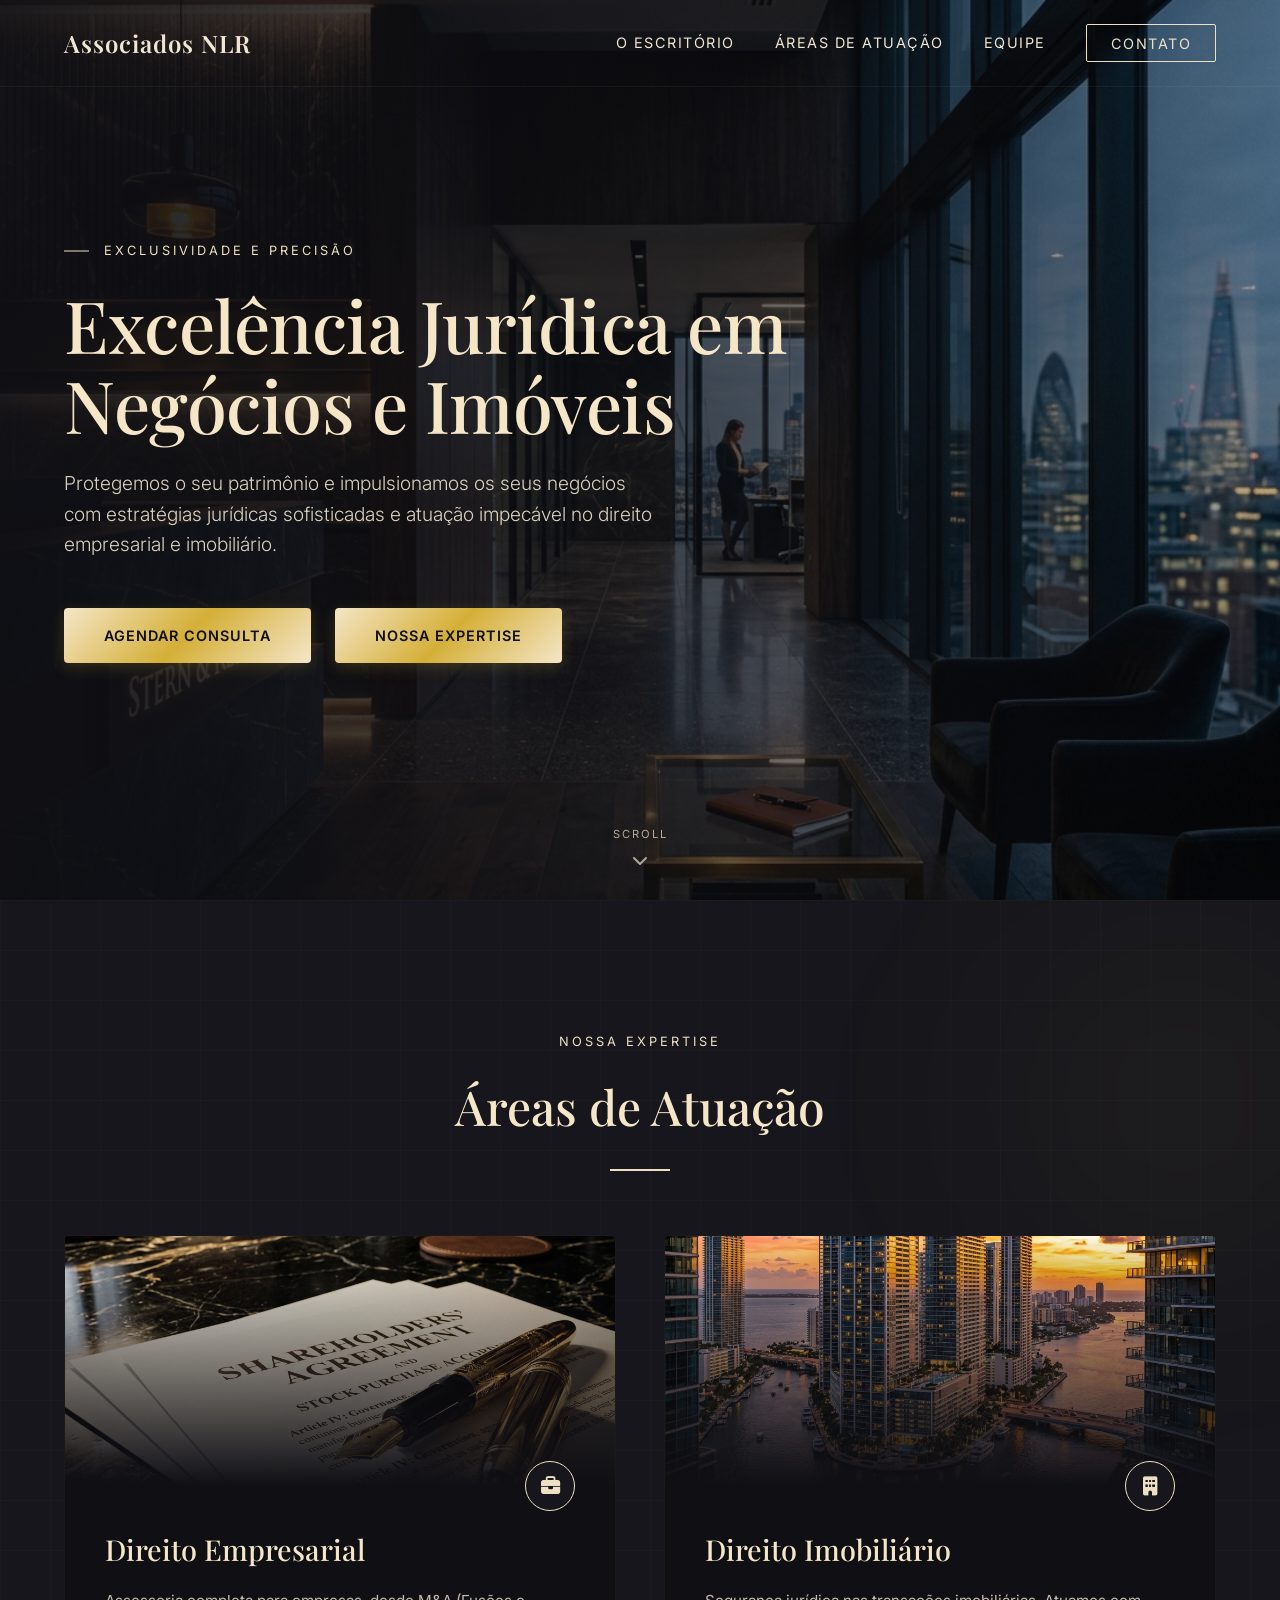
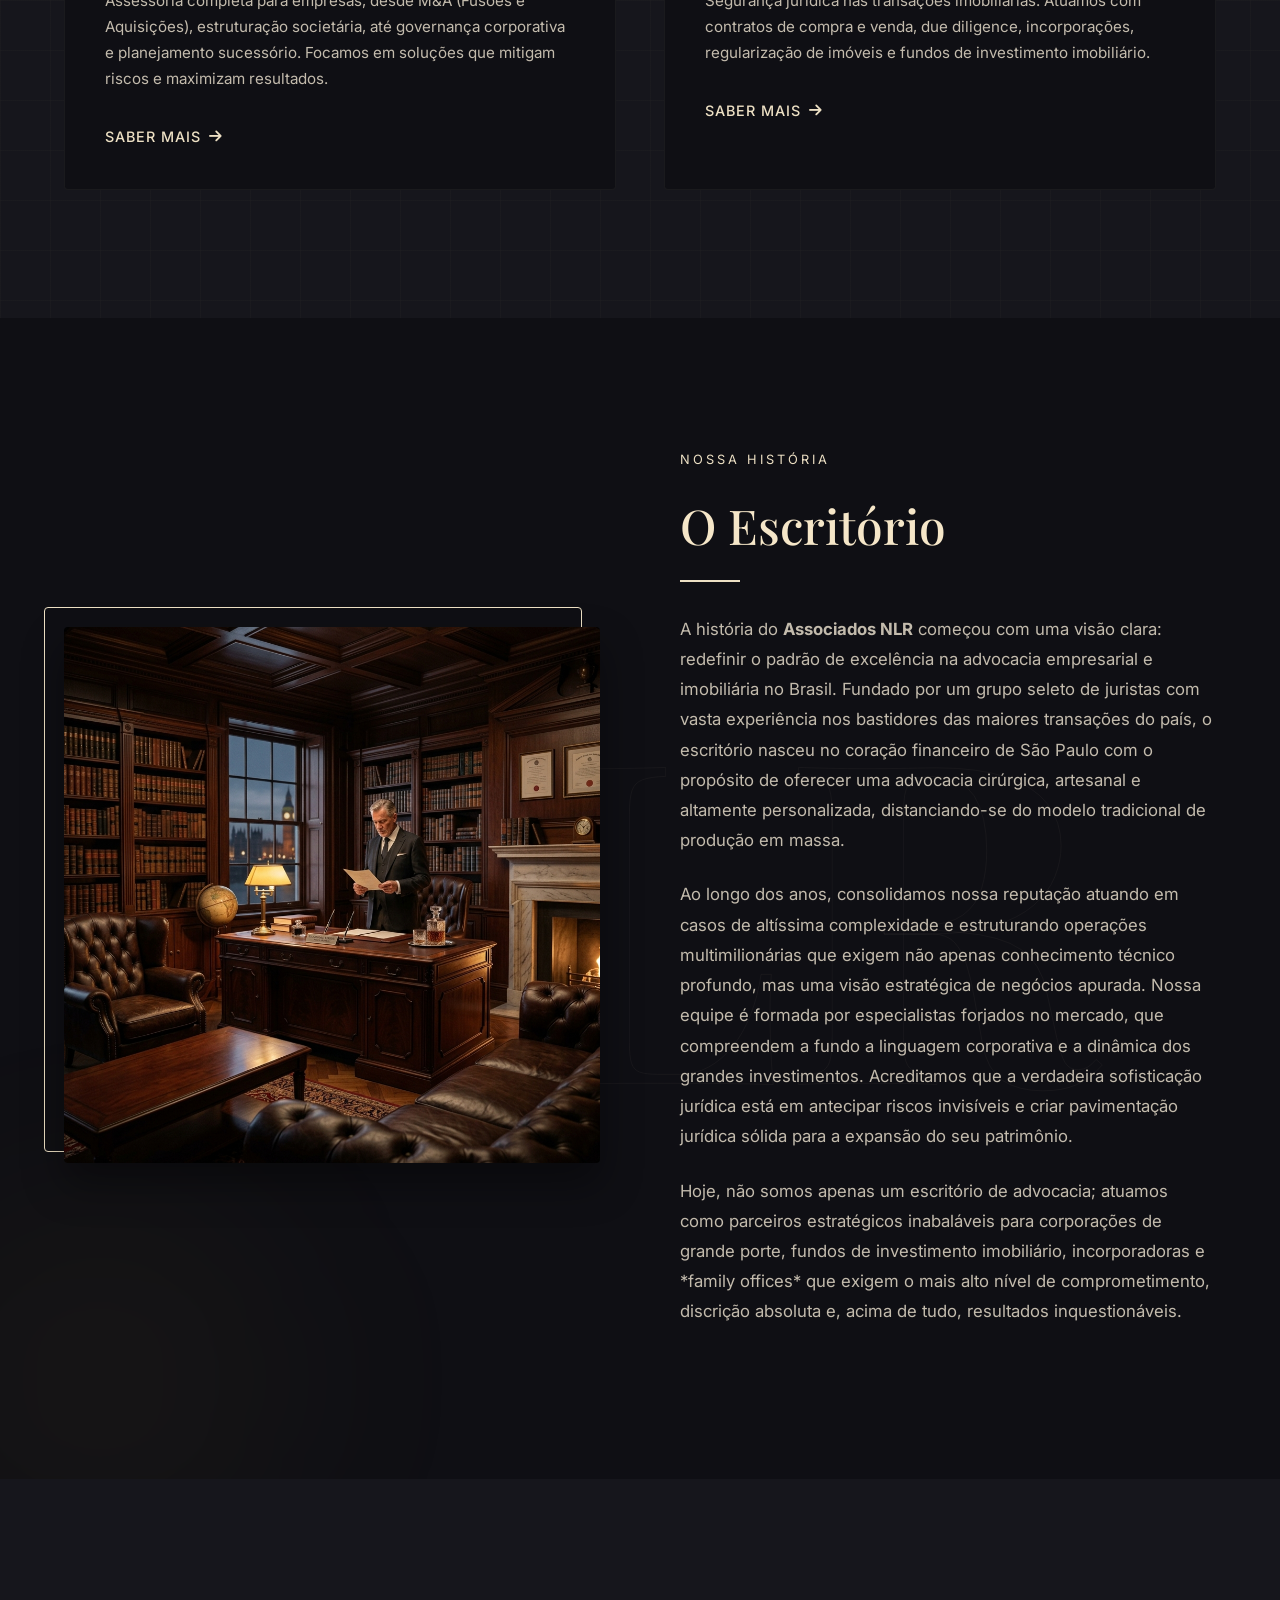
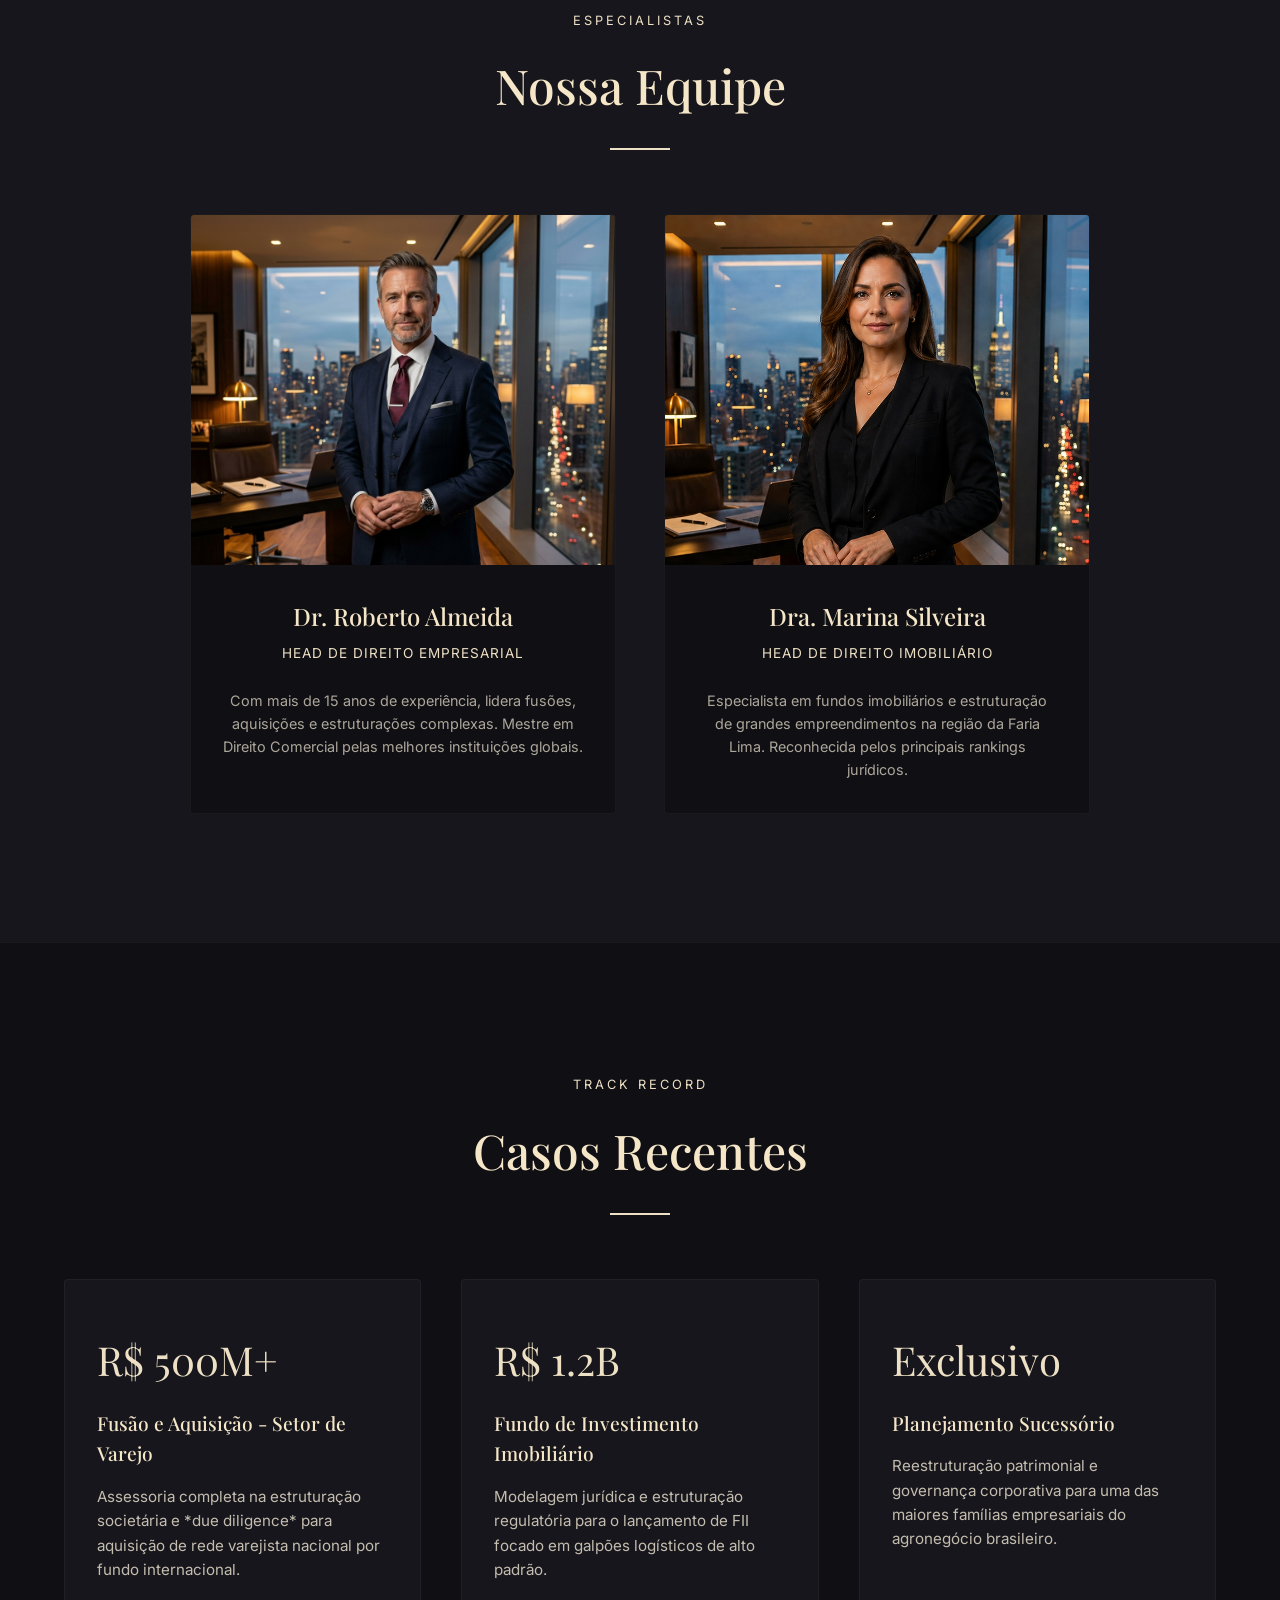
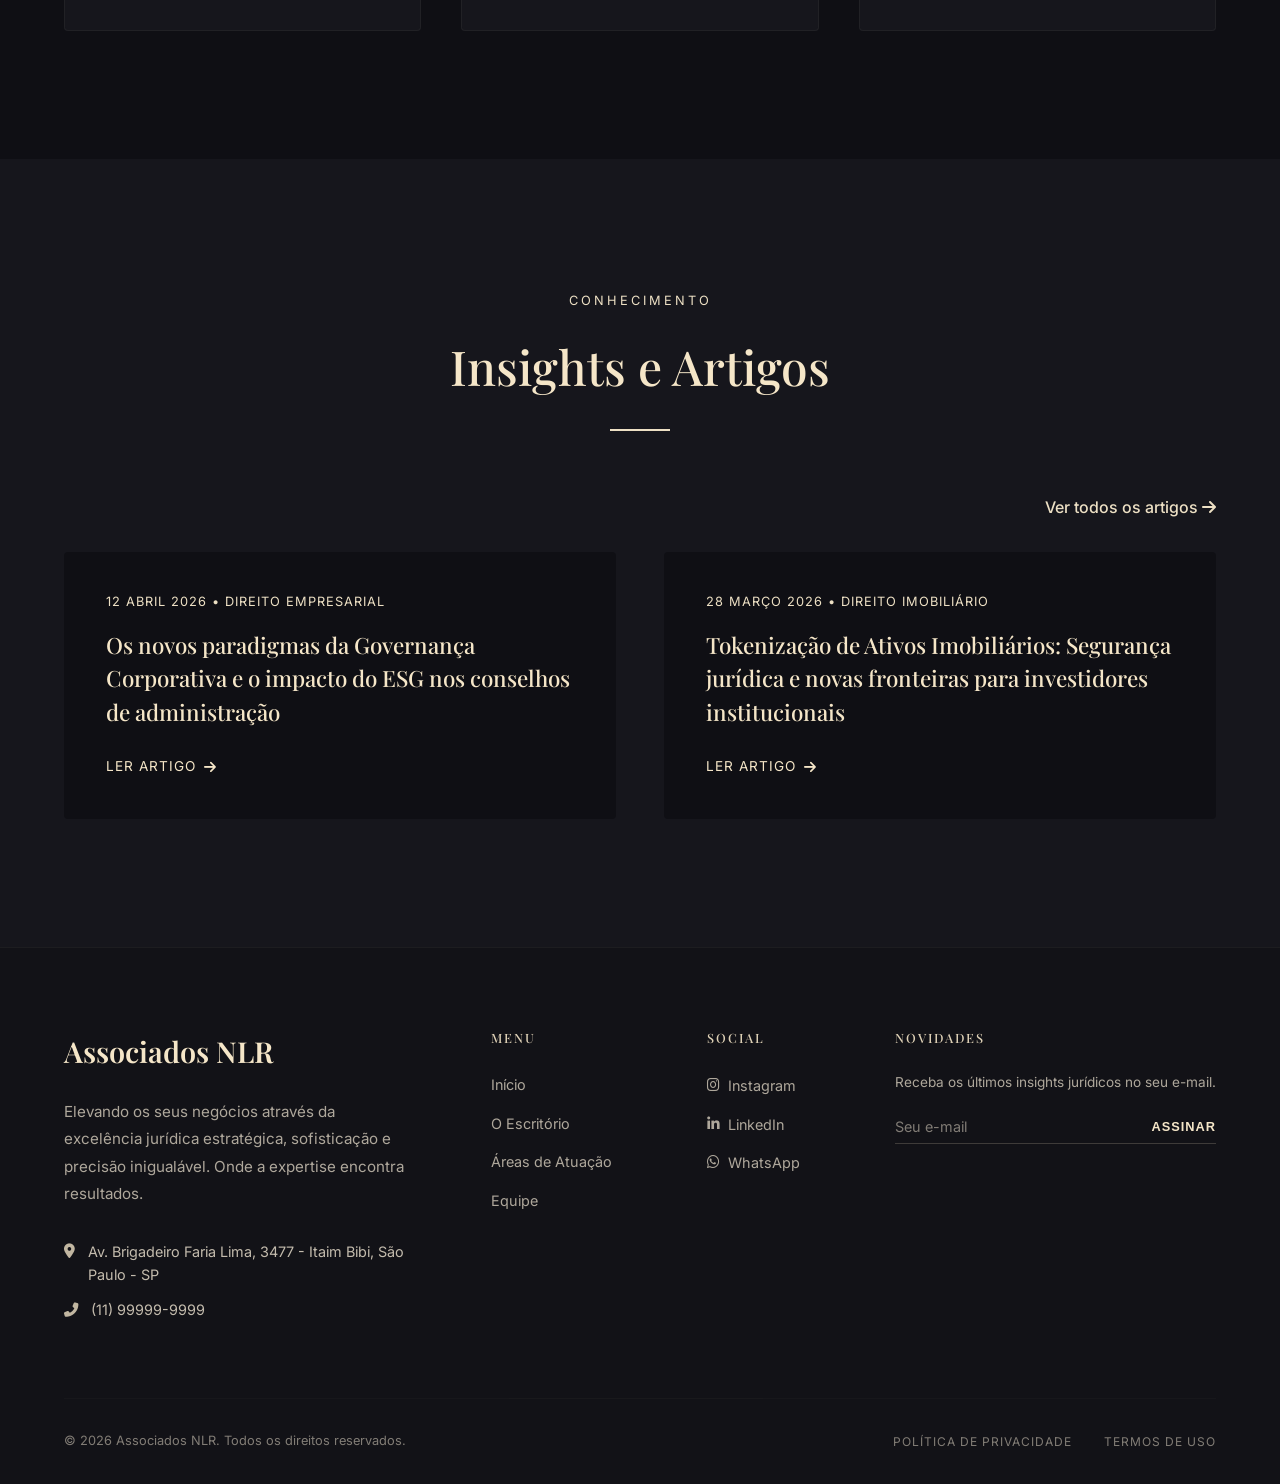
<file: index.html>
<!DOCTYPE html>
<html lang="pt-BR">
<head>
    <meta charset="UTF-8">
    <meta name="viewport" content="width=device-width, initial-scale=1.0">
    <title>Associados NLR | Advocacia Empresarial e Imobiliária</title>
    <meta name="description" content="Escritório de advocacia focado em soluções jurídicas premium nos ramos empresarial e imobiliário.">
    
    <!-- CSS e FontAwesome -->
    <link rel="stylesheet" href="styles/main.css">
    <link rel="stylesheet" href="https://cdnjs.cloudflare.com/ajax/libs/font-awesome/6.4.0/css/all.min.css">
</head>
<body>

    <!-- Header / Navegação -->
    <header class="site-header" id="header">
        <a href="index.html" class="logo" style="text-decoration: none; color: inherit;">Associados NLR</a>
        <nav class="main-nav">
            <ul>
                <li><a href="#sobre">O Escritório</a></li>
                <li><a href="#areas">Áreas de Atuação</a></li>
                <li><a href="#equipe">Equipe</a></li>
                <li><a href="#" class="nav-cta open-contact-btn">Contato</a></li>
            </ul>
        </nav>
    </header>

    <!-- Hero Section -->
    <main>
        <section class="hero" id="home">
            <div class="hero-background"></div>
            <div class="hero-overlay"></div>
            
            <div class="hero-content">
                <span class="hero-badge">Exclusividade e Precisão</span>
                <h1 class="hero-title">Excelência Jurídica em Negócios e Imóveis</h1>
                <p class="hero-description">
                    Protegemos o seu patrimônio e impulsionamos os seus negócios com estratégias jurídicas sofisticadas e atuação impecável no direito empresarial e imobiliário.
                </p>
                <div class="hero-actions">
                    <a href="#" class="btn btn-primary open-contact-btn">Agendar Consulta</a>
                    <a href="#areas" class="btn btn-primary">Nossa Expertise</a>
                </div>
            </div>

            <!-- Indicador de Scroll -->
            <a href="#areas" class="scroll-indicator">
                <span class="scroll-text">Scroll</span>
                <i class="fas fa-chevron-down"></i>
            </a>
        </section>
        
        <!-- Áreas de Atuação -->
        <section class="areas-section grid-bg" id="areas">
            <div class="glow-orb orb-1"></div>
            <div class="container" style="position: relative; z-index: 1;">
                <div class="section-header reveal">
                    <span class="section-badge">Nossa Expertise</span>
                    <h2 class="section-title">Áreas de Atuação</h2>
                    <div class="section-line"></div>
                </div>

                <div class="areas-grid">
                    <!-- Card Direito Empresarial -->
                    <div class="area-card reveal">
                        <div class="area-image">
                            <img src="assets/images/empresarial.png" alt="Direito Empresarial">
                            <div class="area-overlay"></div>
                        </div>
                        <div class="area-content">
                            <div class="area-icon"><i class="fas fa-briefcase"></i></div>
                            <h3>Direito Empresarial</h3>
                            <p>Assessoria completa para empresas, desde M&A (Fusões e Aquisições), estruturação societária, até governança corporativa e planejamento sucessório. Focamos em soluções que mitigam riscos e maximizam resultados.</p>
                            <a href="empresarial.html" class="area-link">Saber Mais <i class="fas fa-arrow-right"></i></a>
                        </div>
                    </div>

                    <!-- Card Direito Imobiliário -->
                    <div class="area-card reveal">
                        <div class="area-image">
                            <img src="assets/images/imobiliario.png" alt="Direito Imobiliário">
                            <div class="area-overlay"></div>
                        </div>
                        <div class="area-content">
                            <div class="area-icon"><i class="fas fa-building"></i></div>
                            <h3>Direito Imobiliário</h3>
                            <p>Segurança jurídica nas transações imobiliárias. Atuamos com contratos de compra e venda, due diligence, incorporações, regularização de imóveis e fundos de investimento imobiliário.</p>
                            <a href="imobiliario.html" class="area-link">Saber Mais <i class="fas fa-arrow-right"></i></a>
                        </div>
                    </div>
                </div>
            </div>
        </section>

        <!-- O Escritório -->
        <section class="about-section" id="sobre" style="position: relative; overflow: hidden;">
            <div class="watermark-text">NLR</div>
            <div class="glow-orb orb-2"></div>
            <div class="container about-container" style="position: relative; z-index: 1;">
                <div class="about-image reveal">
                    <img src="assets/images/office.png" alt="O Escritório Associados NLR">
                </div>
                <div class="about-text reveal">
                    <span class="section-badge">Nossa História</span>
                    <h2 class="section-title" style="text-align: left; margin-bottom: 1rem;">O Escritório</h2>
                    <div class="section-line" style="margin: 0 0 2rem 0;"></div>
                    <p>
                        A história do <strong>Associados NLR</strong> começou com uma visão clara: redefinir o padrão de excelência na advocacia empresarial e imobiliária no Brasil. Fundado por um grupo seleto de juristas com vasta experiência nos bastidores das maiores transações do país, o escritório nasceu no coração financeiro de São Paulo com o propósito de oferecer uma advocacia cirúrgica, artesanal e altamente personalizada, distanciando-se do modelo tradicional de produção em massa.
                    </p>
                    <p>
                        Ao longo dos anos, consolidamos nossa reputação atuando em casos de altíssima complexidade e estruturando operações multimilionárias que exigem não apenas conhecimento técnico profundo, mas uma visão estratégica de negócios apurada. Nossa equipe é formada por especialistas forjados no mercado, que compreendem a fundo a linguagem corporativa e a dinâmica dos grandes investimentos. Acreditamos que a verdadeira sofisticação jurídica está em antecipar riscos invisíveis e criar pavimentação jurídica sólida para a expansão do seu patrimônio.
                    </p>
                    <p>
                        Hoje, não somos apenas um escritório de advocacia; atuamos como parceiros estratégicos inabaláveis para corporações de grande porte, fundos de investimento imobiliário, incorporadoras e *family offices* que exigem o mais alto nível de comprometimento, discrição absoluta e, acima de tudo, resultados inquestionáveis.
                    </p>
                </div>
            </div>
        </section>

        <!-- Equipe -->
        <section class="team-section" id="equipe">
            <div class="container">
                <div class="section-header reveal">
                    <span class="section-badge">Especialistas</span>
                    <h2 class="section-title">Nossa Equipe</h2>
                    <div class="section-line"></div>
                </div>

                <div class="team-grid">
                    <!-- Advogado 1: Empresarial -->
                    <div class="team-card reveal">
                        <div class="team-image">
                            <img src="assets/images/lawyer1.png" alt="Dr. Roberto Almeida">
                        </div>
                        <div class="team-info">
                            <h3>Dr. Roberto Almeida</h3>
                            <p class="team-role">Head de Direito Empresarial</p>
                            <p class="team-desc">Com mais de 15 anos de experiência, lidera fusões, aquisições e estruturações complexas. Mestre em Direito Comercial pelas melhores instituições globais.</p>
                        </div>
                    </div>

                    <!-- Advogada 2: Imobiliário -->
                    <div class="team-card reveal">
                        <div class="team-image">
                            <img src="assets/images/lawyer2.jpg" alt="Dra. Marina Silveira">
                        </div>
                        <div class="team-info">
                            <h3>Dra. Marina Silveira</h3>
                            <p class="team-role">Head de Direito Imobiliário</p>
                            <p class="team-desc">Especialista em fundos imobiliários e estruturação de grandes empreendimentos na região da Faria Lima. Reconhecida pelos principais rankings jurídicos.</p>
                        </div>
                    </div>
                </div>
            </div>
        </section>

        <!-- Casos de Sucesso -->
        <section class="cases-section" id="casos">
            <div class="container">
                <div class="section-header reveal">
                    <span class="section-badge">Track Record</span>
                    <h2 class="section-title">Casos Recentes</h2>
                    <div class="section-line"></div>
                </div>
                <div class="cases-grid">
                    <div class="case-card reveal">
                        <div class="case-value">R$ 500M+</div>
                        <h4>Fusão e Aquisição - Setor de Varejo</h4>
                        <p>Assessoria completa na estruturação societária e *due diligence* para aquisição de rede varejista nacional por fundo internacional.</p>
                    </div>
                    <div class="case-card reveal">
                        <div class="case-value">R$ 1.2B</div>
                        <h4>Fundo de Investimento Imobiliário</h4>
                        <p>Modelagem jurídica e estruturação regulatória para o lançamento de FII focado em galpões logísticos de alto padrão.</p>
                    </div>
                    <div class="case-card reveal">
                        <div class="case-value">Exclusivo</div>
                        <h4>Planejamento Sucessório</h4>
                        <p>Reestruturação patrimonial e governança corporativa para uma das maiores famílias empresariais do agronegócio brasileiro.</p>
                    </div>
                </div>
            </div>
        </section>

        <!-- Insights -->
        <section class="insights-section" id="insights">
            <div class="container">
                <div class="section-header reveal">
                    <span class="section-badge">Conhecimento</span>
                    <h2 class="section-title">Insights e Artigos</h2>
                    <div class="section-line"></div>
                </div>
                <div style="text-align: right; margin-bottom: 2rem;">
                    <a href="insights.html" style="color: var(--accent); font-weight: 500;">Ver todos os artigos <i class="fas fa-arrow-right"></i></a>
                </div>
                <div class="insights-grid">
                    <a href="artigos.html" class="insight-card reveal">
                        <div class="insight-meta">12 Abril 2026 • Direito Empresarial</div>
                        <h3>Os novos paradigmas da Governança Corporativa e o impacto do ESG nos conselhos de administração</h3>
                        <span class="insight-link">Ler Artigo <i class="fas fa-arrow-right"></i></span>
                    </a>
                    <a href="artigos.html" class="insight-card reveal">
                        <div class="insight-meta">28 Março 2026 • Direito Imobiliário</div>
                        <h3>Tokenização de Ativos Imobiliários: Segurança jurídica e novas fronteiras para investidores institucionais</h3>
                        <span class="insight-link">Ler Artigo <i class="fas fa-arrow-right"></i></span>
                    </a>
                </div>
            </div>
        </section>

    </main>

    <!-- Modal de Contato -->
    <div class="modal-overlay" id="contactModal">
        <div class="modal-box">
            <div class="modal-close" id="closeContactBtn"><i class="fas fa-times"></i></div>
            
            <div class="modal-header">
                <div class="modal-logo">Associados NLR</div>
                <p>Preencha os dados abaixo para falar com nossos especialistas em direito empresarial e imobiliário.</p>
            </div>

            <form class="modal-form" id="contactForm" onsubmit="event.preventDefault(); alert('Solicitação enviada com sucesso! Nossa equipe entrará em contato em breve.'); document.getElementById('contactModal').classList.remove('active');">
                <div class="form-row">
                    <div class="form-group">
                        <label>Nome completo *</label>
                        <input type="text" placeholder="Seu nome completo" required>
                    </div>
                    <div class="form-group">
                        <label>E-mail corporativo *</label>
                        <input type="email" placeholder="seu@email.com" required>
                    </div>
                </div>

                <div class="form-row">
                    <div class="form-group">
                        <label>Telefone / WhatsApp *</label>
                        <input type="tel" placeholder="(11) 99999-9999" required>
                    </div>
                    <div class="form-group">
                        <label>Empresa (Opcional)</label>
                        <input type="text" placeholder="Sua Empresa LTDA">
                    </div>
                </div>

                <div class="form-group">
                    <label>O que você precisa? (Opcional)</label>
                    <textarea placeholder="Descreva brevemente sua necessidade jurídica..." rows="4"></textarea>
                </div>

                <button type="submit" class="modal-submit-btn">Enviar Solicitação <i class="fas fa-paper-plane"></i></button>
            </form>
        </div>
    </div>

    <!-- Footer Completo -->
    <footer class="site-footer">
        <div class="footer-container">
            <div class="footer-top">
                <div class="footer-brand">
                    <div class="footer-logo">Associados NLR</div>
                    <p class="footer-desc">
                        Elevando os seus negócios através da excelência jurídica estratégica, sofisticação e precisão inigualável. Onde a expertise encontra resultados.
                    </p>
                    <div class="footer-contact-info">
                        <p><i class="fas fa-map-marker-alt"></i> Av. Brigadeiro Faria Lima, 3477 - Itaim Bibi, São Paulo - SP</p>
                        <p><i class="fas fa-phone-alt"></i> (11) 99999-9999</p>
                    </div>
                </div>
                
                <div class="footer-links">
                    <div class="footer-col">
                        <h4>Menu</h4>
                        <ul>
                            <li><a href="#home">Início</a></li>
                            <li><a href="#sobre">O Escritório</a></li>
                            <li><a href="#areas">Áreas de Atuação</a></li>
                            <li><a href="#equipe">Equipe</a></li>
                        </ul>
                    </div>
                    
                    <div class="footer-col">
                        <h4>Social</h4>
                        <ul>
                            <li><a href="#"><i class="fab fa-instagram"></i> Instagram</a></li>
                            <li><a href="#"><i class="fab fa-linkedin-in"></i> LinkedIn</a></li>
                            <li><a href="#"><i class="fab fa-whatsapp"></i> WhatsApp</a></li>
                        </ul>
                    </div>
                    
                    <div class="footer-col footer-newsletter">
                        <h4>Novidades</h4>
                        <p>Receba os últimos insights jurídicos no seu e-mail.</p>
                        <form action="#" class="newsletter-form">
                            <input type="email" placeholder="Seu e-mail" required>
                            <button type="submit">Assinar</button>
                        </form>
                    </div>
                </div>
            </div>
            
            <div class="footer-bottom">
                <p>&copy; 2026 Associados NLR. Todos os direitos reservados.</p>
                <div class="footer-legal">
                    <a href="#">Política de Privacidade</a>
                    <a href="#">Termos de Uso</a>
                </div>
            </div>
        </div>
    </footer>

    <!-- Scripts -->
    <script src="scripts/main.js"></script>
</body>
</html>
</file>
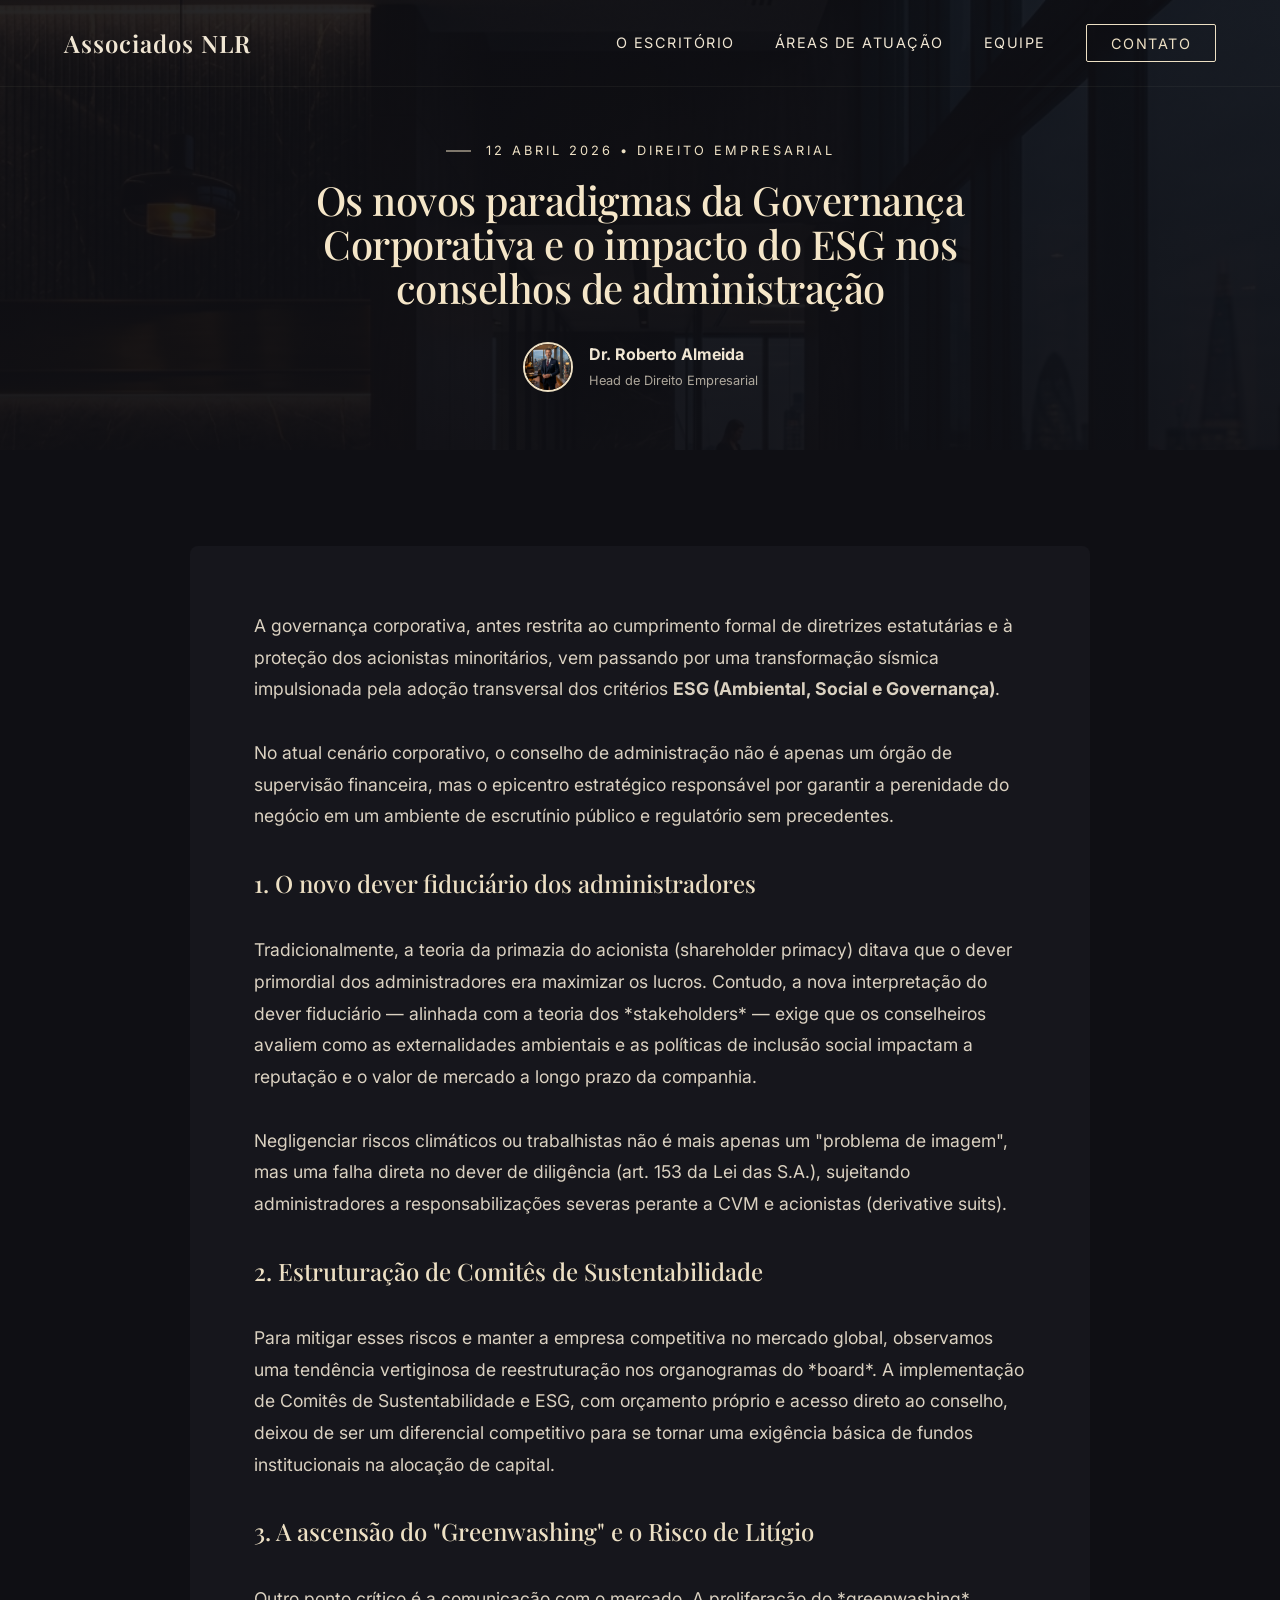
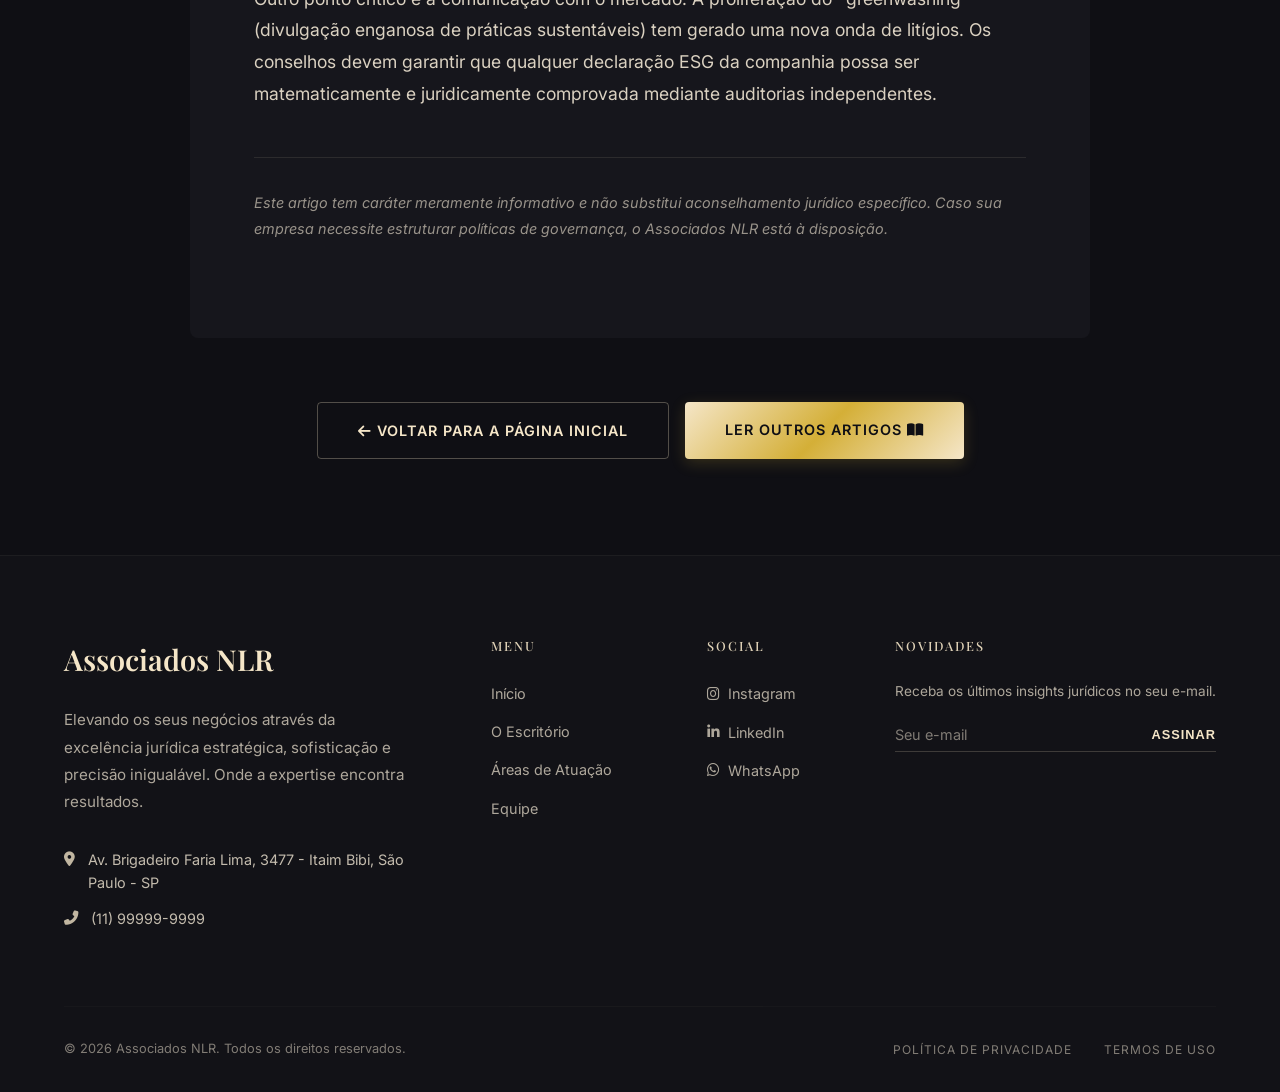
<file: artigos.html>
<!DOCTYPE html>
<html lang="pt-BR">
<head>
    <meta charset="UTF-8">
    <meta name="viewport" content="width=device-width, initial-scale=1.0">
    <title>Associados NLR | Advocacia Empresarial e Imobiliária</title>
    <meta name="description" content="Escritório de advocacia focado em soluções jurídicas premium nos ramos empresarial e imobiliário.">
    
    <!-- CSS e FontAwesome -->
    <link rel="stylesheet" href="styles/main.css">
    <link rel="stylesheet" href="https://cdnjs.cloudflare.com/ajax/libs/font-awesome/6.4.0/css/all.min.css">
</head>
<body>

    <!-- Header / Navegação -->
    <header class="site-header" id="header">
        <a href="index.html" class="logo" style="text-decoration: none; color: inherit;">Associados NLR</a>
        <nav class="main-nav">
            <ul>
                <li><a href="#sobre">O Escritório</a></li>
                <li><a href="#areas">Áreas de Atuação</a></li>
                <li><a href="#equipe">Equipe</a></li>
                <li><a href="#" class="nav-cta open-contact-btn">Contato</a></li>
            </ul>
        </nav>
    </header>

    <!-- Hero Section -->
    <main>
        <!-- Hero Interno -->
        <section class="page-hero">
            <div class="hero-background" style="background-image: linear-gradient(rgba(15, 15, 20, 0.9), rgba(15, 15, 20, 1)), url('assets/images/hero-bg.png');"></div>
            <div class="hero-content">
                <span class="hero-badge" style="color: var(--accent); margin-bottom: 1rem; display: inline-block;">12 Abril 2026 • Direito Empresarial</span>
                <h1 class="hero-title" style="font-size: 2.5rem; max-width: 800px; margin: 0 auto 2rem auto;">Os novos paradigmas da Governança Corporativa e o impacto do ESG nos conselhos de administração</h1>
                <div style="display: flex; align-items: center; justify-content: center; gap: 1rem;">
                    <img src="assets/images/lawyer1.png" style="width: 50px; height: 50px; border-radius: 50%; object-fit: cover; border: 2px solid var(--accent);">
                    <div style="text-align: left;">
                        <strong>Dr. Roberto Almeida</strong><br>
                        <span style="font-size: 0.8rem; opacity: 0.7;">Head de Direito Empresarial</span>
                    </div>
                </div>
            </div>
        </section>

        <!-- Conteúdo Detalhado -->
        <section class="page-content">
            <div class="page-content-wrapper">
                <div class="article-content">
                    <p>A governança corporativa, antes restrita ao cumprimento formal de diretrizes estatutárias e à proteção dos acionistas minoritários, vem passando por uma transformação sísmica impulsionada pela adoção transversal dos critérios <strong>ESG (Ambiental, Social e Governança)</strong>.</p>
                    
                    <p>No atual cenário corporativo, o conselho de administração não é apenas um órgão de supervisão financeira, mas o epicentro estratégico responsável por garantir a perenidade do negócio em um ambiente de escrutínio público e regulatório sem precedentes.</p>

                    <h2>1. O novo dever fiduciário dos administradores</h2>
                    <p>Tradicionalmente, a teoria da primazia do acionista (shareholder primacy) ditava que o dever primordial dos administradores era maximizar os lucros. Contudo, a nova interpretação do dever fiduciário — alinhada com a teoria dos *stakeholders* — exige que os conselheiros avaliem como as externalidades ambientais e as políticas de inclusão social impactam a reputação e o valor de mercado a longo prazo da companhia.</p>
                    
                    <p>Negligenciar riscos climáticos ou trabalhistas não é mais apenas um "problema de imagem", mas uma falha direta no dever de diligência (art. 153 da Lei das S.A.), sujeitando administradores a responsabilizações severas perante a CVM e acionistas (derivative suits).</p>

                    <h2>2. Estruturação de Comitês de Sustentabilidade</h2>
                    <p>Para mitigar esses riscos e manter a empresa competitiva no mercado global, observamos uma tendência vertiginosa de reestruturação nos organogramas do *board*. A implementação de Comitês de Sustentabilidade e ESG, com orçamento próprio e acesso direto ao conselho, deixou de ser um diferencial competitivo para se tornar uma exigência básica de fundos institucionais na alocação de capital.</p>

                    <h2>3. A ascensão do "Greenwashing" e o Risco de Litígio</h2>
                    <p>Outro ponto crítico é a comunicação com o mercado. A proliferação do *greenwashing* (divulgação enganosa de práticas sustentáveis) tem gerado uma nova onda de litígios. Os conselhos devem garantir que qualquer declaração ESG da companhia possa ser matematicamente e juridicamente comprovada mediante auditorias independentes.</p>

                    <div style="margin-top: 3rem; padding-top: 2rem; border-top: 1px solid rgba(237, 224, 196, 0.1);">
                        <p style="font-style: italic; opacity: 0.6; font-size: 0.9rem;">
                            Este artigo tem caráter meramente informativo e não substitui aconselhamento jurídico específico. Caso sua empresa necessite estruturar políticas de governança, o Associados NLR está à disposição.
                        </p>
                    </div>
                </div>

                <div style="text-align: center; margin-top: 4rem; display: flex; justify-content: center; gap: 1rem;">
                    <a href="index.html" class="btn btn-secondary"><i class="fas fa-arrow-left"></i> Voltar para a Página Inicial</a>
                    <a href="insights.html" class="btn btn-primary">Ler outros artigos <i class="fas fa-book-open"></i></a>
                </div>
            </div>
        </section>
    </main>

    <!-- Modal de Contato -->
    <div class="modal-overlay" id="contactModal">
        <div class="modal-box">
            <div class="modal-close" id="closeContactBtn"><i class="fas fa-times"></i></div>
            
            <div class="modal-header">
                <div class="modal-logo">Associados NLR</div>
                <p>Preencha os dados abaixo para falar com nossos especialistas em direito empresarial e imobiliário.</p>
            </div>

            <form class="modal-form" id="contactForm" onsubmit="event.preventDefault(); alert('Solicitação enviada com sucesso! Nossa equipe entrará em contato em breve.'); document.getElementById('contactModal').classList.remove('active');">
                <div class="form-row">
                    <div class="form-group">
                        <label>Nome completo *</label>
                        <input type="text" placeholder="Seu nome completo" required>
                    </div>
                    <div class="form-group">
                        <label>E-mail corporativo *</label>
                        <input type="email" placeholder="seu@email.com" required>
                    </div>
                </div>

                <div class="form-row">
                    <div class="form-group">
                        <label>Telefone / WhatsApp *</label>
                        <input type="tel" placeholder="(11) 99999-9999" required>
                    </div>
                    <div class="form-group">
                        <label>Empresa (Opcional)</label>
                        <input type="text" placeholder="Sua Empresa LTDA">
                    </div>
                </div>

                <div class="form-group">
                    <label>O que você precisa? (Opcional)</label>
                    <textarea placeholder="Descreva brevemente sua necessidade jurídica..." rows="4"></textarea>
                </div>

                <button type="submit" class="modal-submit-btn">Enviar Solicitação <i class="fas fa-paper-plane"></i></button>
            </form>
        </div>
    </div>

    <!-- Footer Completo -->
    <footer class="site-footer">
        <div class="footer-container">
            <div class="footer-top">
                <div class="footer-brand">
                    <div class="footer-logo">Associados NLR</div>
                    <p class="footer-desc">
                        Elevando os seus negócios através da excelência jurídica estratégica, sofisticação e precisão inigualável. Onde a expertise encontra resultados.
                    </p>
                    <div class="footer-contact-info">
                        <p><i class="fas fa-map-marker-alt"></i> Av. Brigadeiro Faria Lima, 3477 - Itaim Bibi, São Paulo - SP</p>
                        <p><i class="fas fa-phone-alt"></i> (11) 99999-9999</p>
                    </div>
                </div>
                
                <div class="footer-links">
                    <div class="footer-col">
                        <h4>Menu</h4>
                        <ul>
                            <li><a href="#home">Início</a></li>
                            <li><a href="#sobre">O Escritório</a></li>
                            <li><a href="#areas">Áreas de Atuação</a></li>
                            <li><a href="#equipe">Equipe</a></li>
                        </ul>
                    </div>
                    
                    <div class="footer-col">
                        <h4>Social</h4>
                        <ul>
                            <li><a href="#"><i class="fab fa-instagram"></i> Instagram</a></li>
                            <li><a href="#"><i class="fab fa-linkedin-in"></i> LinkedIn</a></li>
                            <li><a href="#"><i class="fab fa-whatsapp"></i> WhatsApp</a></li>
                        </ul>
                    </div>
                    
                    <div class="footer-col footer-newsletter">
                        <h4>Novidades</h4>
                        <p>Receba os últimos insights jurídicos no seu e-mail.</p>
                        <form action="#" class="newsletter-form">
                            <input type="email" placeholder="Seu e-mail" required>
                            <button type="submit">Assinar</button>
                        </form>
                    </div>
                </div>
            </div>
            
            <div class="footer-bottom">
                <p>&copy; 2026 Associados NLR. Todos os direitos reservados.</p>
                <div class="footer-legal">
                    <a href="#">Política de Privacidade</a>
                    <a href="#">Termos de Uso</a>
                </div>
            </div>
        </div>
    </footer>

    <!-- Scripts -->
    <script src="scripts/main.js"></script>
</body>
</html>
</file>
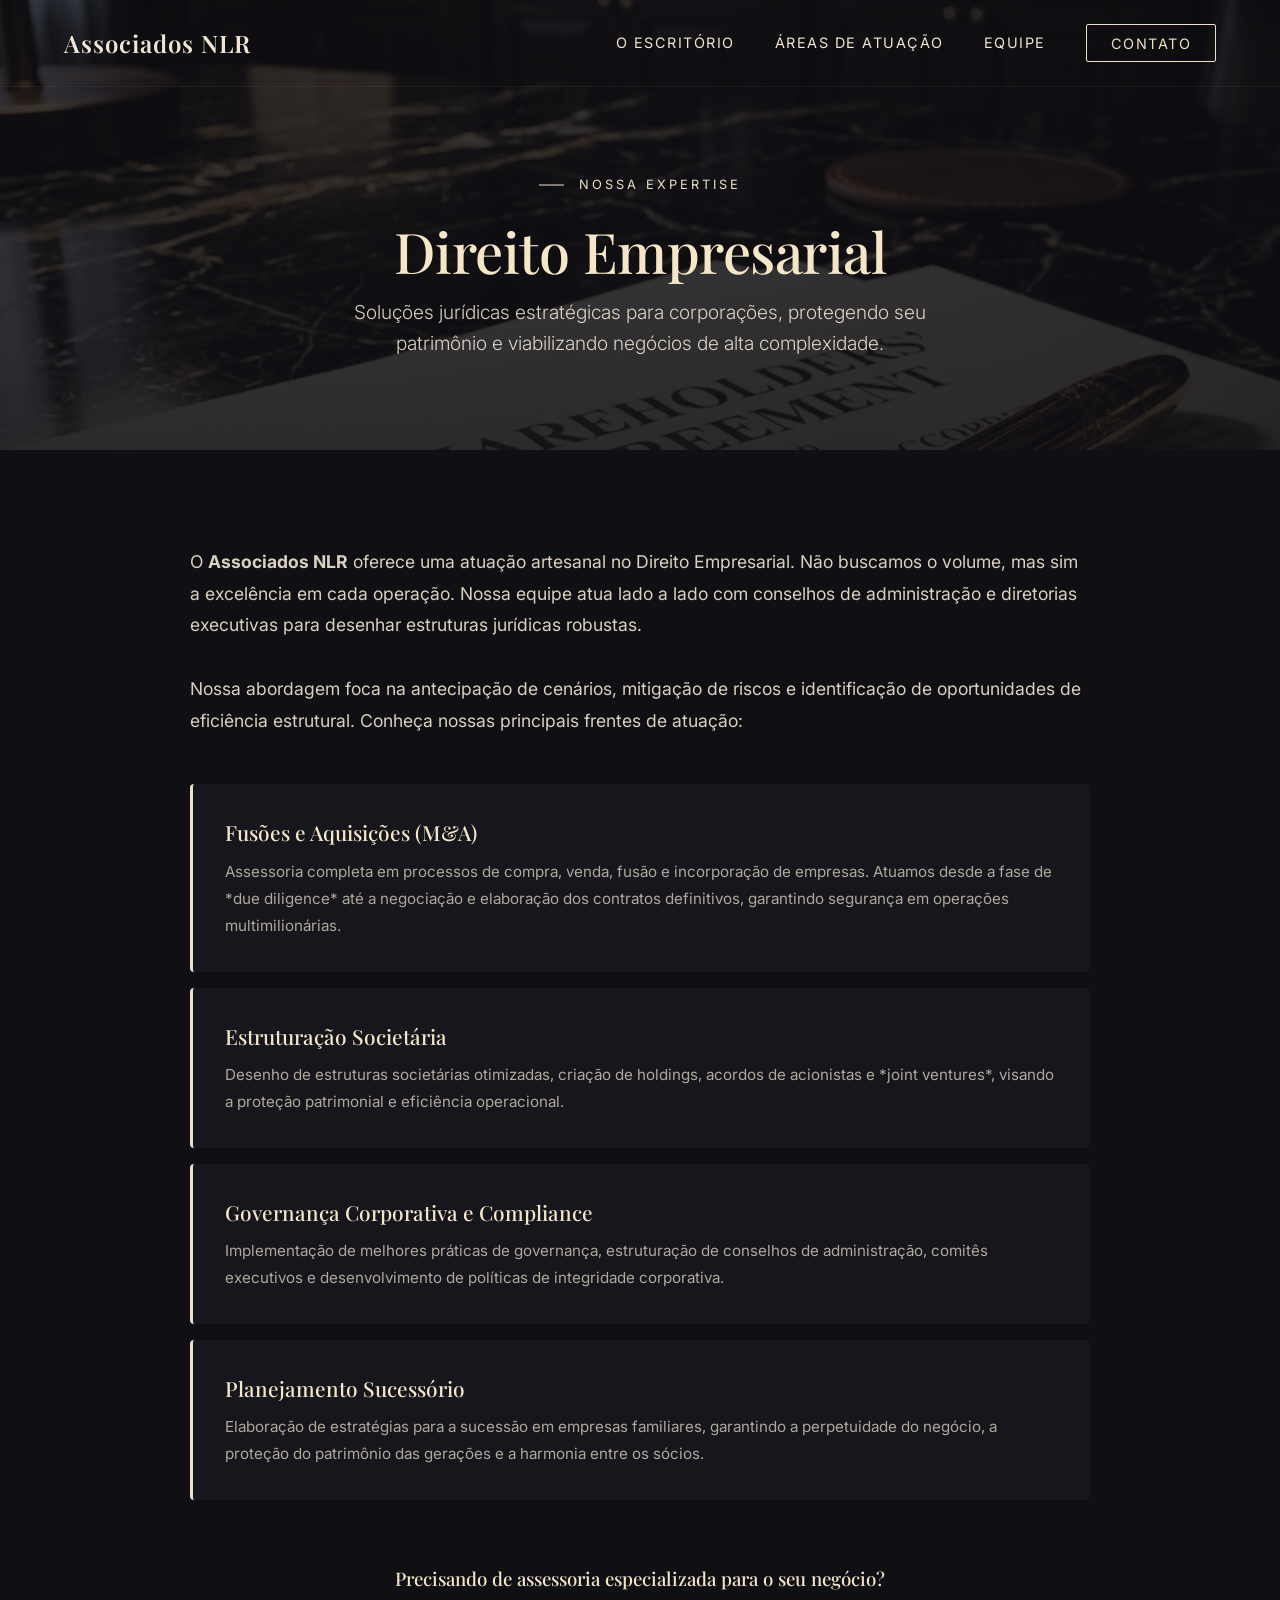
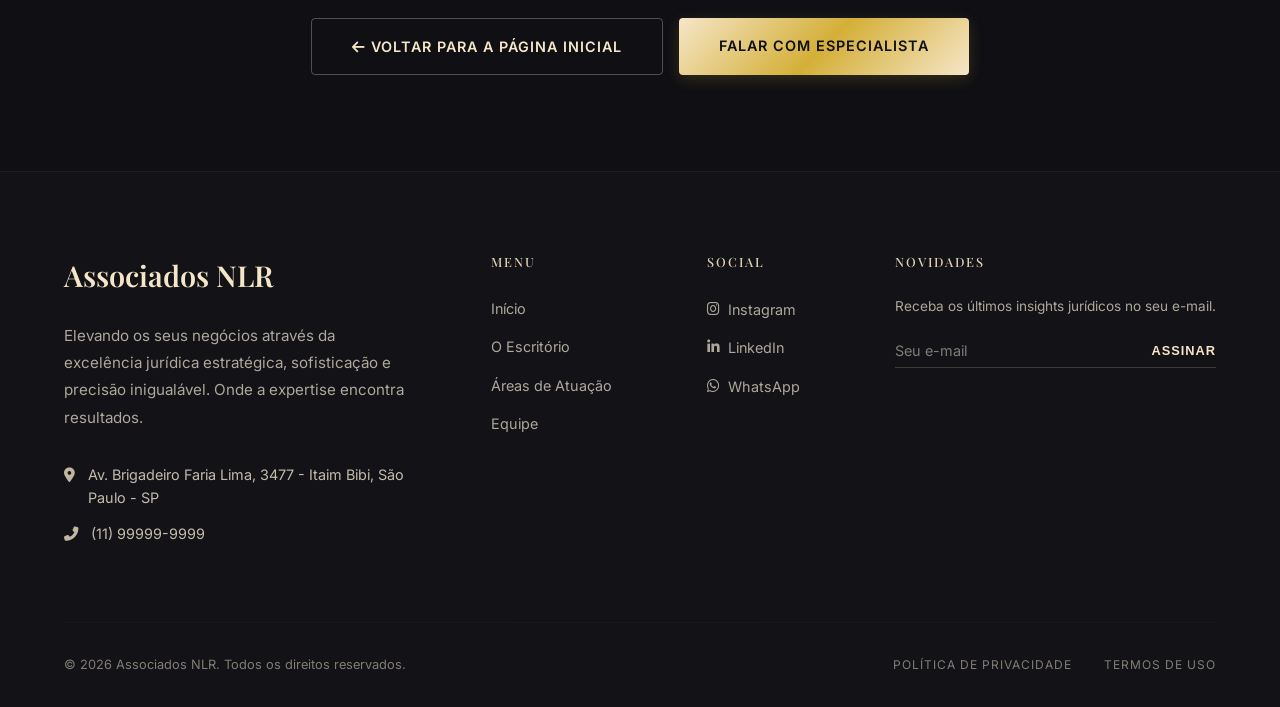
<file: empresarial.html>
<!DOCTYPE html>
<html lang="pt-BR">
<head>
    <meta charset="UTF-8">
    <meta name="viewport" content="width=device-width, initial-scale=1.0">
    <title>Associados NLR | Advocacia Empresarial e Imobiliária</title>
    <meta name="description" content="Escritório de advocacia focado em soluções jurídicas premium nos ramos empresarial e imobiliário.">
    
    <!-- CSS e FontAwesome -->
    <link rel="stylesheet" href="styles/main.css">
    <link rel="stylesheet" href="https://cdnjs.cloudflare.com/ajax/libs/font-awesome/6.4.0/css/all.min.css">
</head>
<body>

    <!-- Header / Navegação -->
    <header class="site-header" id="header">
        <a href="index.html" class="logo" style="text-decoration: none; color: inherit;">Associados NLR</a>
        <nav class="main-nav">
            <ul>
                <li><a href="#sobre">O Escritório</a></li>
                <li><a href="#areas">Áreas de Atuação</a></li>
                <li><a href="#equipe">Equipe</a></li>
                <li><a href="#" class="nav-cta open-contact-btn">Contato</a></li>
            </ul>
        </nav>
    </header>

    <!-- Hero Section -->
    <main>
        <!-- Hero Interno -->
        <section class="page-hero">
            <div class="hero-background" style="background-image: linear-gradient(rgba(15, 15, 20, 0.8), rgba(15, 15, 20, 0.95)), url('assets/images/empresarial.png');"></div>
            <div class="hero-content">
                <span class="hero-badge">Nossa Expertise</span>
                <h1 class="hero-title">Direito Empresarial</h1>
                <p class="hero-description" style="max-width: 600px; margin: 0 auto;">
                    Soluções jurídicas estratégicas para corporações, protegendo seu patrimônio e viabilizando negócios de alta complexidade.
                </p>
            </div>
        </section>

        <!-- Conteúdo Detalhado -->
        <section class="page-content">
            <div class="page-content-wrapper">
                <p>O <strong>Associados NLR</strong> oferece uma atuação artesanal no Direito Empresarial. Não buscamos o volume, mas sim a excelência em cada operação. Nossa equipe atua lado a lado com conselhos de administração e diretorias executivas para desenhar estruturas jurídicas robustas.</p>
                
                <p>Nossa abordagem foca na antecipação de cenários, mitigação de riscos e identificação de oportunidades de eficiência estrutural. Conheça nossas principais frentes de atuação:</p>

                <ul class="service-list">
                    <li>
                        <h3>Fusões e Aquisições (M&A)</h3>
                        <p>Assessoria completa em processos de compra, venda, fusão e incorporação de empresas. Atuamos desde a fase de *due diligence* até a negociação e elaboração dos contratos definitivos, garantindo segurança em operações multimilionárias.</p>
                    </li>
                    <li>
                        <h3>Estruturação Societária</h3>
                        <p>Desenho de estruturas societárias otimizadas, criação de holdings, acordos de acionistas e *joint ventures*, visando a proteção patrimonial e eficiência operacional.</p>
                    </li>
                    <li>
                        <h3>Governança Corporativa e Compliance</h3>
                        <p>Implementação de melhores práticas de governança, estruturação de conselhos de administração, comitês executivos e desenvolvimento de políticas de integridade corporativa.</p>
                    </li>
                    <li>
                        <h3>Planejamento Sucessório</h3>
                        <p>Elaboração de estratégias para a sucessão em empresas familiares, garantindo a perpetuidade do negócio, a proteção do patrimônio das gerações e a harmonia entre os sócios.</p>
                    </li>
                </ul>

                <div style="text-align: center; margin-top: 4rem;">
                    <h3 style="margin-bottom: 1.5rem;">Precisando de assessoria especializada para o seu negócio?</h3>
                    <div style="display: flex; justify-content: center; gap: 1rem;">
                        <a href="index.html" class="btn btn-secondary"><i class="fas fa-arrow-left"></i> Voltar para a Página Inicial</a>
                        <a href="#" class="btn btn-primary open-contact-btn" id="openContactBtn2">Falar com Especialista</a>
                    </div>
                </div>
            </div>
        </section>
    </main>

    <!-- Modal de Contato -->
    <div class="modal-overlay" id="contactModal">
        <div class="modal-box">
            <div class="modal-close" id="closeContactBtn"><i class="fas fa-times"></i></div>
            
            <div class="modal-header">
                <div class="modal-logo">Associados NLR</div>
                <p>Preencha os dados abaixo para falar com nossos especialistas em direito empresarial e imobiliário.</p>
            </div>

            <form class="modal-form" id="contactForm" onsubmit="event.preventDefault(); alert('Solicitação enviada com sucesso! Nossa equipe entrará em contato em breve.'); document.getElementById('contactModal').classList.remove('active');">
                <div class="form-row">
                    <div class="form-group">
                        <label>Nome completo *</label>
                        <input type="text" placeholder="Seu nome completo" required>
                    </div>
                    <div class="form-group">
                        <label>E-mail corporativo *</label>
                        <input type="email" placeholder="seu@email.com" required>
                    </div>
                </div>

                <div class="form-row">
                    <div class="form-group">
                        <label>Telefone / WhatsApp *</label>
                        <input type="tel" placeholder="(11) 99999-9999" required>
                    </div>
                    <div class="form-group">
                        <label>Empresa (Opcional)</label>
                        <input type="text" placeholder="Sua Empresa LTDA">
                    </div>
                </div>

                <div class="form-group">
                    <label>O que você precisa? (Opcional)</label>
                    <textarea placeholder="Descreva brevemente sua necessidade jurídica..." rows="4"></textarea>
                </div>

                <button type="submit" class="modal-submit-btn">Enviar Solicitação <i class="fas fa-paper-plane"></i></button>
            </form>
        </div>
    </div>

    <!-- Footer Completo -->
    <footer class="site-footer">
        <div class="footer-container">
            <div class="footer-top">
                <div class="footer-brand">
                    <div class="footer-logo">Associados NLR</div>
                    <p class="footer-desc">
                        Elevando os seus negócios através da excelência jurídica estratégica, sofisticação e precisão inigualável. Onde a expertise encontra resultados.
                    </p>
                    <div class="footer-contact-info">
                        <p><i class="fas fa-map-marker-alt"></i> Av. Brigadeiro Faria Lima, 3477 - Itaim Bibi, São Paulo - SP</p>
                        <p><i class="fas fa-phone-alt"></i> (11) 99999-9999</p>
                    </div>
                </div>
                
                <div class="footer-links">
                    <div class="footer-col">
                        <h4>Menu</h4>
                        <ul>
                            <li><a href="#home">Início</a></li>
                            <li><a href="#sobre">O Escritório</a></li>
                            <li><a href="#areas">Áreas de Atuação</a></li>
                            <li><a href="#equipe">Equipe</a></li>
                        </ul>
                    </div>
                    
                    <div class="footer-col">
                        <h4>Social</h4>
                        <ul>
                            <li><a href="#"><i class="fab fa-instagram"></i> Instagram</a></li>
                            <li><a href="#"><i class="fab fa-linkedin-in"></i> LinkedIn</a></li>
                            <li><a href="#"><i class="fab fa-whatsapp"></i> WhatsApp</a></li>
                        </ul>
                    </div>
                    
                    <div class="footer-col footer-newsletter">
                        <h4>Novidades</h4>
                        <p>Receba os últimos insights jurídicos no seu e-mail.</p>
                        <form action="#" class="newsletter-form">
                            <input type="email" placeholder="Seu e-mail" required>
                            <button type="submit">Assinar</button>
                        </form>
                    </div>
                </div>
            </div>
            
            <div class="footer-bottom">
                <p>&copy; 2026 Associados NLR. Todos os direitos reservados.</p>
                <div class="footer-legal">
                    <a href="#">Política de Privacidade</a>
                    <a href="#">Termos de Uso</a>
                </div>
            </div>
        </div>
    </footer>

    <!-- Scripts -->
    <script src="scripts/main.js"></script>
</body>
</html>
</file>
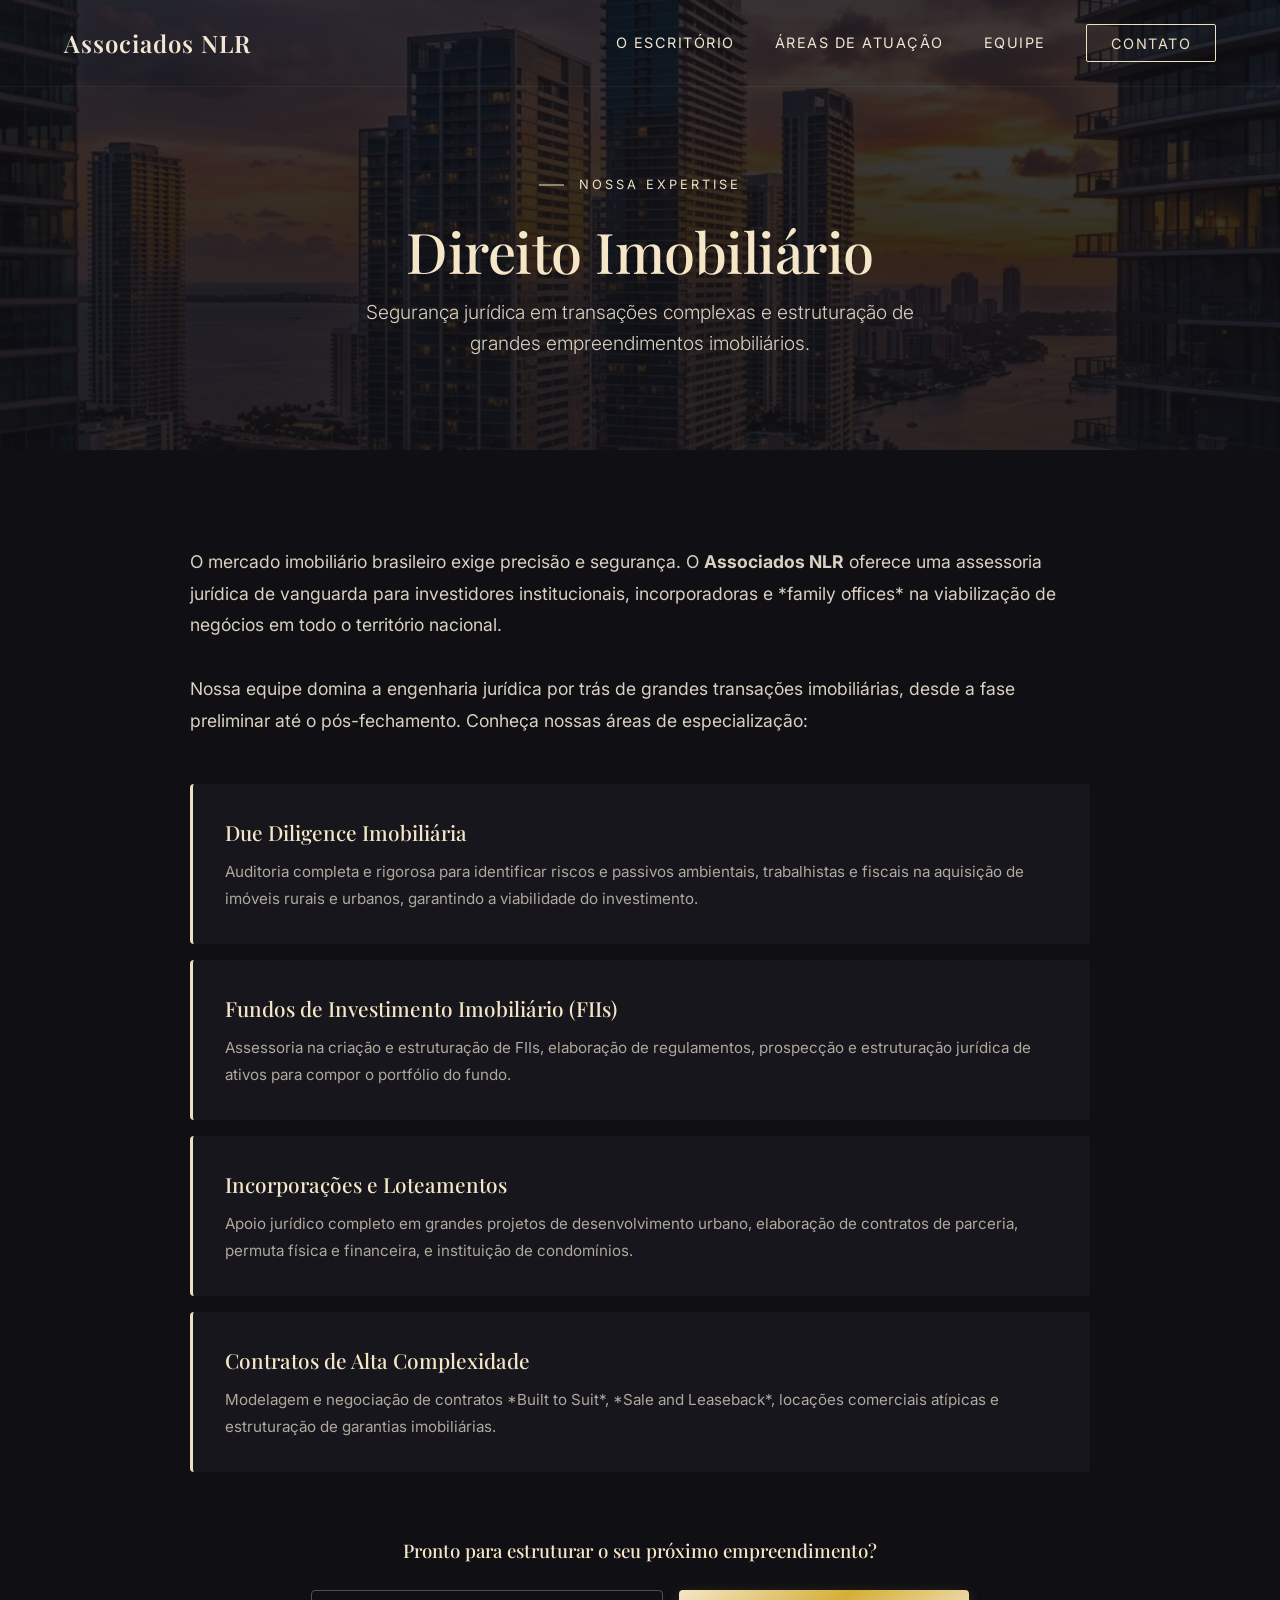
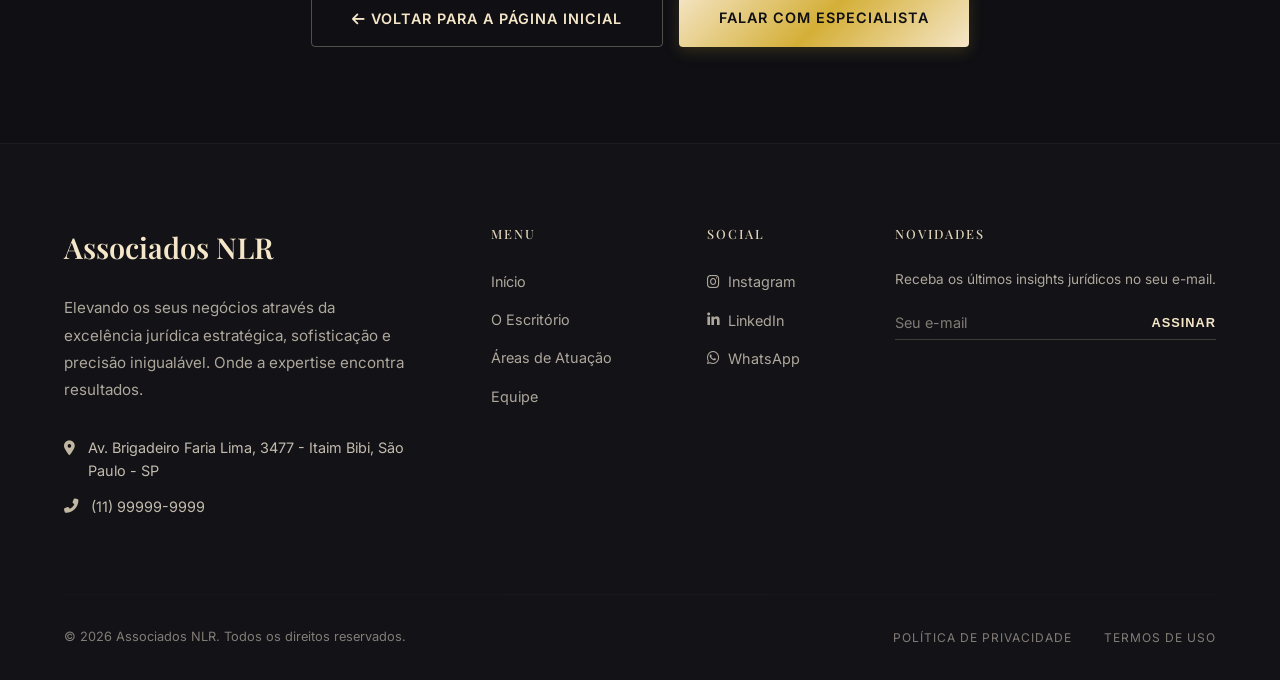
<file: imobiliario.html>
<!DOCTYPE html>
<html lang="pt-BR">
<head>
    <meta charset="UTF-8">
    <meta name="viewport" content="width=device-width, initial-scale=1.0">
    <title>Associados NLR | Advocacia Empresarial e Imobiliária</title>
    <meta name="description" content="Escritório de advocacia focado em soluções jurídicas premium nos ramos empresarial e imobiliário.">
    
    <!-- CSS e FontAwesome -->
    <link rel="stylesheet" href="styles/main.css">
    <link rel="stylesheet" href="https://cdnjs.cloudflare.com/ajax/libs/font-awesome/6.4.0/css/all.min.css">
</head>
<body>

    <!-- Header / Navegação -->
    <header class="site-header" id="header">
        <a href="index.html" class="logo" style="text-decoration: none; color: inherit;">Associados NLR</a>
        <nav class="main-nav">
            <ul>
                <li><a href="#sobre">O Escritório</a></li>
                <li><a href="#areas">Áreas de Atuação</a></li>
                <li><a href="#equipe">Equipe</a></li>
                <li><a href="#" class="nav-cta open-contact-btn">Contato</a></li>
            </ul>
        </nav>
    </header>

    <!-- Hero Section -->
    <main>
        <!-- Hero Interno -->
        <section class="page-hero">
            <div class="hero-background" style="background-image: linear-gradient(rgba(15, 15, 20, 0.8), rgba(15, 15, 20, 0.95)), url('assets/images/imobiliario.png');"></div>
            <div class="hero-content">
                <span class="hero-badge">Nossa Expertise</span>
                <h1 class="hero-title">Direito Imobiliário</h1>
                <p class="hero-description" style="max-width: 600px; margin: 0 auto;">
                    Segurança jurídica em transações complexas e estruturação de grandes empreendimentos imobiliários.
                </p>
            </div>
        </section>

        <!-- Conteúdo Detalhado -->
        <section class="page-content">
            <div class="page-content-wrapper">
                <p>O mercado imobiliário brasileiro exige precisão e segurança. O <strong>Associados NLR</strong> oferece uma assessoria jurídica de vanguarda para investidores institucionais, incorporadoras e *family offices* na viabilização de negócios em todo o território nacional.</p>
                
                <p>Nossa equipe domina a engenharia jurídica por trás de grandes transações imobiliárias, desde a fase preliminar até o pós-fechamento. Conheça nossas áreas de especialização:</p>

                <ul class="service-list">
                    <li>
                        <h3>Due Diligence Imobiliária</h3>
                        <p>Auditoria completa e rigorosa para identificar riscos e passivos ambientais, trabalhistas e fiscais na aquisição de imóveis rurais e urbanos, garantindo a viabilidade do investimento.</p>
                    </li>
                    <li>
                        <h3>Fundos de Investimento Imobiliário (FIIs)</h3>
                        <p>Assessoria na criação e estruturação de FIIs, elaboração de regulamentos, prospecção e estruturação jurídica de ativos para compor o portfólio do fundo.</p>
                    </li>
                    <li>
                        <h3>Incorporações e Loteamentos</h3>
                        <p>Apoio jurídico completo em grandes projetos de desenvolvimento urbano, elaboração de contratos de parceria, permuta física e financeira, e instituição de condomínios.</p>
                    </li>
                    <li>
                        <h3>Contratos de Alta Complexidade</h3>
                        <p>Modelagem e negociação de contratos *Built to Suit*, *Sale and Leaseback*, locações comerciais atípicas e estruturação de garantias imobiliárias.</p>
                    </li>
                </ul>

                <div style="text-align: center; margin-top: 4rem;">
                    <h3 style="margin-bottom: 1.5rem;">Pronto para estruturar o seu próximo empreendimento?</h3>
                    <div style="display: flex; justify-content: center; gap: 1rem;">
                        <a href="index.html" class="btn btn-secondary"><i class="fas fa-arrow-left"></i> Voltar para a Página Inicial</a>
                        <a href="#" class="btn btn-primary open-contact-btn" id="openContactBtn3">Falar com Especialista</a>
                    </div>
                </div>
            </div>
        </section>
    </main>

    <!-- Modal de Contato -->
    <div class="modal-overlay" id="contactModal">
        <div class="modal-box">
            <div class="modal-close" id="closeContactBtn"><i class="fas fa-times"></i></div>
            
            <div class="modal-header">
                <div class="modal-logo">Associados NLR</div>
                <p>Preencha os dados abaixo para falar com nossos especialistas em direito empresarial e imobiliário.</p>
            </div>

            <form class="modal-form" id="contactForm" onsubmit="event.preventDefault(); alert('Solicitação enviada com sucesso! Nossa equipe entrará em contato em breve.'); document.getElementById('contactModal').classList.remove('active');">
                <div class="form-row">
                    <div class="form-group">
                        <label>Nome completo *</label>
                        <input type="text" placeholder="Seu nome completo" required>
                    </div>
                    <div class="form-group">
                        <label>E-mail corporativo *</label>
                        <input type="email" placeholder="seu@email.com" required>
                    </div>
                </div>

                <div class="form-row">
                    <div class="form-group">
                        <label>Telefone / WhatsApp *</label>
                        <input type="tel" placeholder="(11) 99999-9999" required>
                    </div>
                    <div class="form-group">
                        <label>Empresa (Opcional)</label>
                        <input type="text" placeholder="Sua Empresa LTDA">
                    </div>
                </div>

                <div class="form-group">
                    <label>O que você precisa? (Opcional)</label>
                    <textarea placeholder="Descreva brevemente sua necessidade jurídica..." rows="4"></textarea>
                </div>

                <button type="submit" class="modal-submit-btn">Enviar Solicitação <i class="fas fa-paper-plane"></i></button>
            </form>
        </div>
    </div>

    <!-- Footer Completo -->
    <footer class="site-footer">
        <div class="footer-container">
            <div class="footer-top">
                <div class="footer-brand">
                    <div class="footer-logo">Associados NLR</div>
                    <p class="footer-desc">
                        Elevando os seus negócios através da excelência jurídica estratégica, sofisticação e precisão inigualável. Onde a expertise encontra resultados.
                    </p>
                    <div class="footer-contact-info">
                        <p><i class="fas fa-map-marker-alt"></i> Av. Brigadeiro Faria Lima, 3477 - Itaim Bibi, São Paulo - SP</p>
                        <p><i class="fas fa-phone-alt"></i> (11) 99999-9999</p>
                    </div>
                </div>
                
                <div class="footer-links">
                    <div class="footer-col">
                        <h4>Menu</h4>
                        <ul>
                            <li><a href="#home">Início</a></li>
                            <li><a href="#sobre">O Escritório</a></li>
                            <li><a href="#areas">Áreas de Atuação</a></li>
                            <li><a href="#equipe">Equipe</a></li>
                        </ul>
                    </div>
                    
                    <div class="footer-col">
                        <h4>Social</h4>
                        <ul>
                            <li><a href="#"><i class="fab fa-instagram"></i> Instagram</a></li>
                            <li><a href="#"><i class="fab fa-linkedin-in"></i> LinkedIn</a></li>
                            <li><a href="#"><i class="fab fa-whatsapp"></i> WhatsApp</a></li>
                        </ul>
                    </div>
                    
                    <div class="footer-col footer-newsletter">
                        <h4>Novidades</h4>
                        <p>Receba os últimos insights jurídicos no seu e-mail.</p>
                        <form action="#" class="newsletter-form">
                            <input type="email" placeholder="Seu e-mail" required>
                            <button type="submit">Assinar</button>
                        </form>
                    </div>
                </div>
            </div>
            
            <div class="footer-bottom">
                <p>&copy; 2026 Associados NLR. Todos os direitos reservados.</p>
                <div class="footer-legal">
                    <a href="#">Política de Privacidade</a>
                    <a href="#">Termos de Uso</a>
                </div>
            </div>
        </div>
    </footer>

    <!-- Scripts -->
    <script src="scripts/main.js"></script>
</body>
</html>
</file>
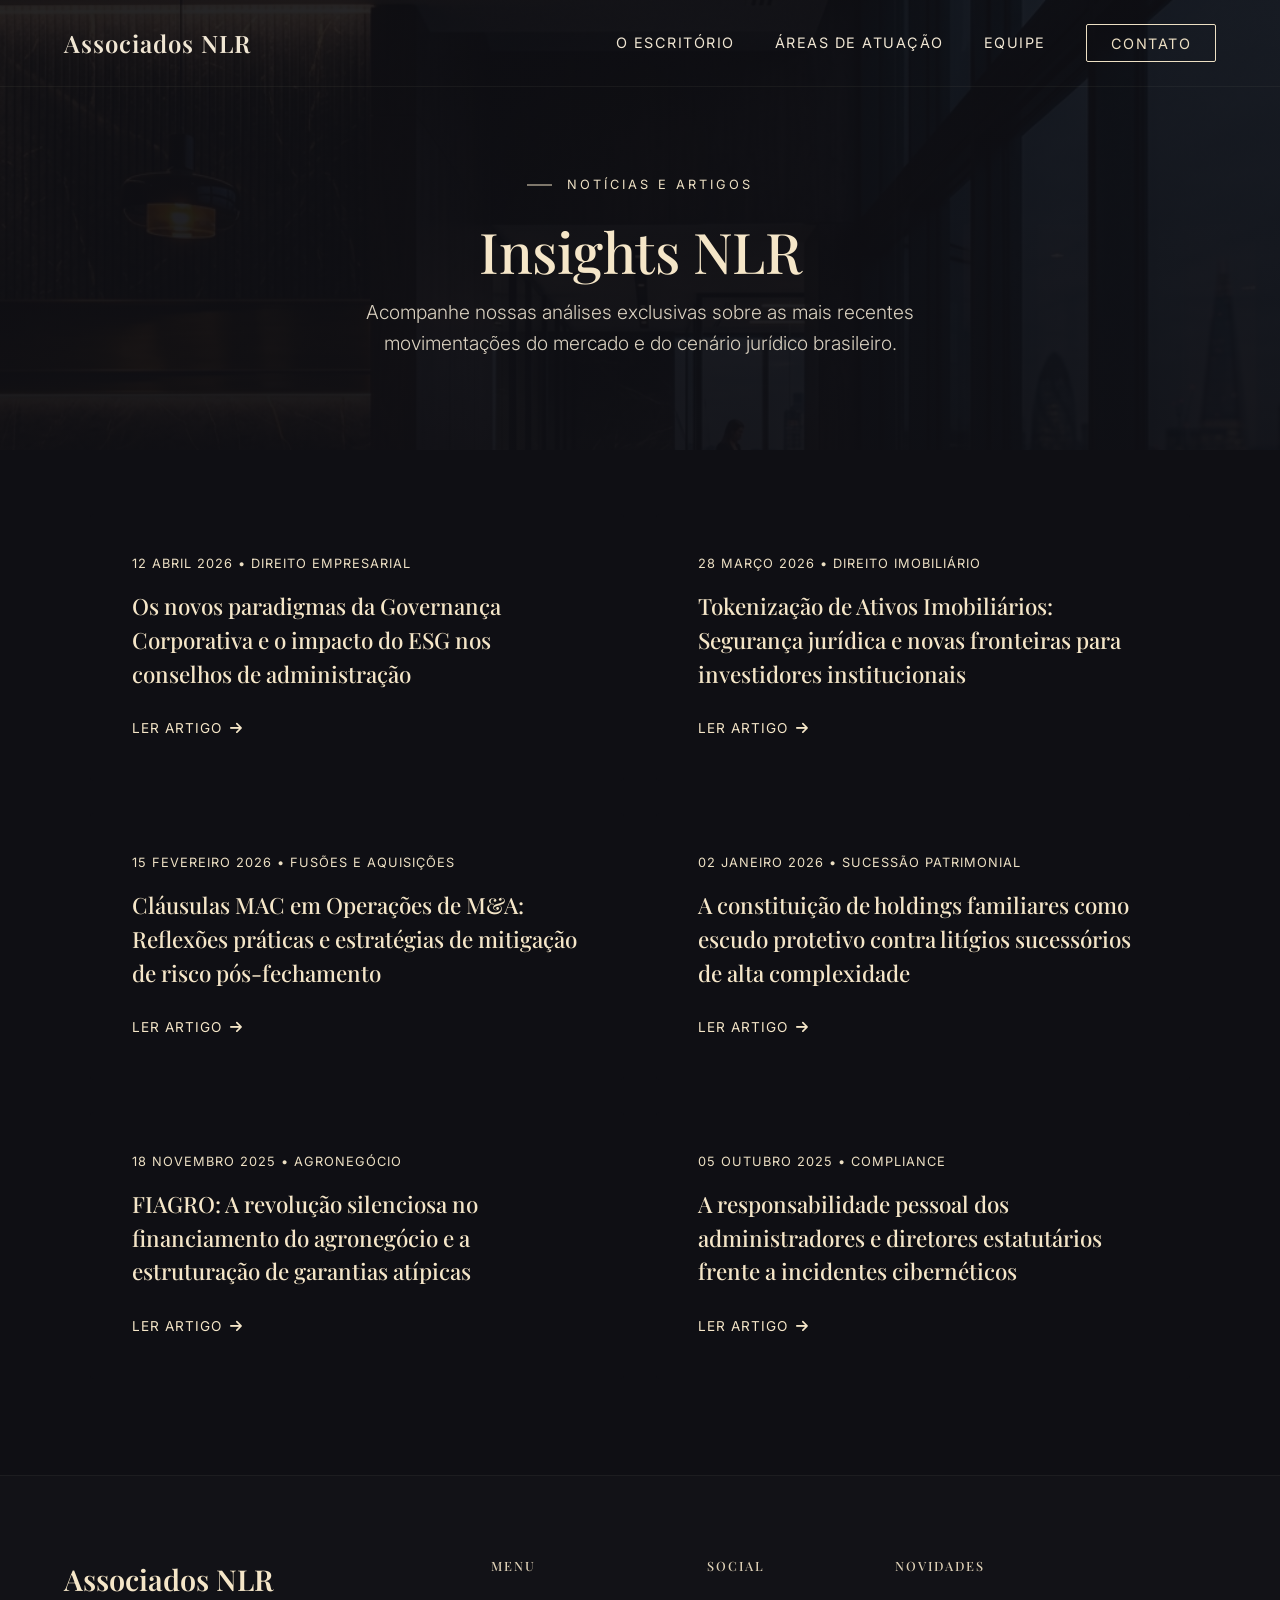
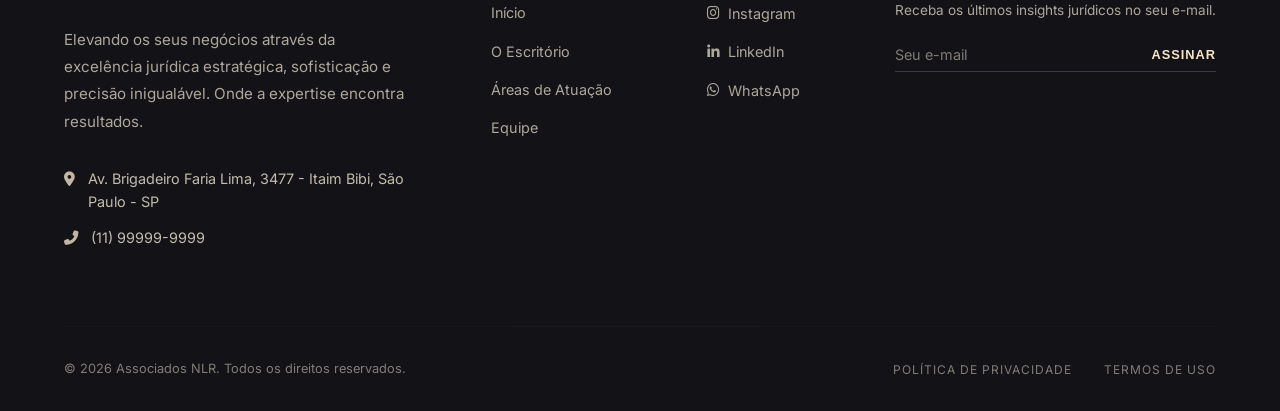
<file: insights.html>
<!DOCTYPE html>
<html lang="pt-BR">
<head>
    <meta charset="UTF-8">
    <meta name="viewport" content="width=device-width, initial-scale=1.0">
    <title>Associados NLR | Advocacia Empresarial e Imobiliária</title>
    <meta name="description" content="Escritório de advocacia focado em soluções jurídicas premium nos ramos empresarial e imobiliário.">
    
    <!-- CSS e FontAwesome -->
    <link rel="stylesheet" href="styles/main.css">
    <link rel="stylesheet" href="https://cdnjs.cloudflare.com/ajax/libs/font-awesome/6.4.0/css/all.min.css">
</head>
<body>

    <!-- Header / Navegação -->
    <header class="site-header" id="header">
        <a href="index.html" class="logo" style="text-decoration: none; color: inherit;">Associados NLR</a>
        <nav class="main-nav">
            <ul>
                <li><a href="#sobre">O Escritório</a></li>
                <li><a href="#areas">Áreas de Atuação</a></li>
                <li><a href="#equipe">Equipe</a></li>
                <li><a href="#" class="nav-cta open-contact-btn">Contato</a></li>
            </ul>
        </nav>
    </header>

    <!-- Hero Section -->
    <main>
        <!-- Hero Interno -->
        <section class="page-hero">
            <div class="hero-background" style="background-image: linear-gradient(rgba(15, 15, 20, 0.9), rgba(15, 15, 20, 1)), url('assets/images/hero-bg.png');"></div>
            <div class="hero-content">
                <span class="hero-badge">Notícias e Artigos</span>
                <h1 class="hero-title">Insights NLR</h1>
                <p class="hero-description" style="max-width: 600px; margin: 0 auto;">
                    Acompanhe nossas análises exclusivas sobre as mais recentes movimentações do mercado e do cenário jurídico brasileiro.
                </p>
            </div>
        </section>

        <!-- Listagem de Artigos -->
        <section class="page-content" style="padding-top: 4rem;">
            <div class="page-content-wrapper" style="max-width: 1100px;">
                <div class="insights-grid" style="display: grid; grid-template-columns: repeat(auto-fit, minmax(350px, 1fr)); gap: 2rem;">
                    
                    <a href="artigos.html" class="insight-card">
                        <div class="insight-meta">12 Abril 2026 • Direito Empresarial</div>
                        <h3>Os novos paradigmas da Governança Corporativa e o impacto do ESG nos conselhos de administração</h3>
                        <span class="insight-link">Ler Artigo <i class="fas fa-arrow-right"></i></span>
                    </a>

                    <a href="artigos.html" class="insight-card">
                        <div class="insight-meta">28 Março 2026 • Direito Imobiliário</div>
                        <h3>Tokenização de Ativos Imobiliários: Segurança jurídica e novas fronteiras para investidores institucionais</h3>
                        <span class="insight-link">Ler Artigo <i class="fas fa-arrow-right"></i></span>
                    </a>

                    <a href="artigos.html" class="insight-card">
                        <div class="insight-meta">15 Fevereiro 2026 • Fusões e Aquisições</div>
                        <h3>Cláusulas MAC em Operações de M&A: Reflexões práticas e estratégias de mitigação de risco pós-fechamento</h3>
                        <span class="insight-link">Ler Artigo <i class="fas fa-arrow-right"></i></span>
                    </a>

                    <a href="artigos.html" class="insight-card">
                        <div class="insight-meta">02 Janeiro 2026 • Sucessão Patrimonial</div>
                        <h3>A constituição de holdings familiares como escudo protetivo contra litígios sucessórios de alta complexidade</h3>
                        <span class="insight-link">Ler Artigo <i class="fas fa-arrow-right"></i></span>
                    </a>

                    <a href="artigos.html" class="insight-card">
                        <div class="insight-meta">18 Novembro 2025 • Agronegócio</div>
                        <h3>FIAGRO: A revolução silenciosa no financiamento do agronegócio e a estruturação de garantias atípicas</h3>
                        <span class="insight-link">Ler Artigo <i class="fas fa-arrow-right"></i></span>
                    </a>

                    <a href="artigos.html" class="insight-card">
                        <div class="insight-meta">05 Outubro 2025 • Compliance</div>
                        <h3>A responsabilidade pessoal dos administradores e diretores estatutários frente a incidentes cibernéticos</h3>
                        <span class="insight-link">Ler Artigo <i class="fas fa-arrow-right"></i></span>
                    </a>

                </div>
            </div>
        </section>
    </main>

    <!-- Modal de Contato -->
    <div class="modal-overlay" id="contactModal">
        <div class="modal-box">
            <div class="modal-close" id="closeContactBtn"><i class="fas fa-times"></i></div>
            
            <div class="modal-header">
                <div class="modal-logo">Associados NLR</div>
                <p>Preencha os dados abaixo para falar com nossos especialistas em direito empresarial e imobiliário.</p>
            </div>

            <form class="modal-form" id="contactForm" onsubmit="event.preventDefault(); alert('Solicitação enviada com sucesso! Nossa equipe entrará em contato em breve.'); document.getElementById('contactModal').classList.remove('active');">
                <div class="form-row">
                    <div class="form-group">
                        <label>Nome completo *</label>
                        <input type="text" placeholder="Seu nome completo" required>
                    </div>
                    <div class="form-group">
                        <label>E-mail corporativo *</label>
                        <input type="email" placeholder="seu@email.com" required>
                    </div>
                </div>

                <div class="form-row">
                    <div class="form-group">
                        <label>Telefone / WhatsApp *</label>
                        <input type="tel" placeholder="(11) 99999-9999" required>
                    </div>
                    <div class="form-group">
                        <label>Empresa (Opcional)</label>
                        <input type="text" placeholder="Sua Empresa LTDA">
                    </div>
                </div>

                <div class="form-group">
                    <label>O que você precisa? (Opcional)</label>
                    <textarea placeholder="Descreva brevemente sua necessidade jurídica..." rows="4"></textarea>
                </div>

                <button type="submit" class="modal-submit-btn">Enviar Solicitação <i class="fas fa-paper-plane"></i></button>
            </form>
        </div>
    </div>

    <!-- Footer Completo -->
    <footer class="site-footer">
        <div class="footer-container">
            <div class="footer-top">
                <div class="footer-brand">
                    <div class="footer-logo">Associados NLR</div>
                    <p class="footer-desc">
                        Elevando os seus negócios através da excelência jurídica estratégica, sofisticação e precisão inigualável. Onde a expertise encontra resultados.
                    </p>
                    <div class="footer-contact-info">
                        <p><i class="fas fa-map-marker-alt"></i> Av. Brigadeiro Faria Lima, 3477 - Itaim Bibi, São Paulo - SP</p>
                        <p><i class="fas fa-phone-alt"></i> (11) 99999-9999</p>
                    </div>
                </div>
                
                <div class="footer-links">
                    <div class="footer-col">
                        <h4>Menu</h4>
                        <ul>
                            <li><a href="#home">Início</a></li>
                            <li><a href="#sobre">O Escritório</a></li>
                            <li><a href="#areas">Áreas de Atuação</a></li>
                            <li><a href="#equipe">Equipe</a></li>
                        </ul>
                    </div>
                    
                    <div class="footer-col">
                        <h4>Social</h4>
                        <ul>
                            <li><a href="#"><i class="fab fa-instagram"></i> Instagram</a></li>
                            <li><a href="#"><i class="fab fa-linkedin-in"></i> LinkedIn</a></li>
                            <li><a href="#"><i class="fab fa-whatsapp"></i> WhatsApp</a></li>
                        </ul>
                    </div>
                    
                    <div class="footer-col footer-newsletter">
                        <h4>Novidades</h4>
                        <p>Receba os últimos insights jurídicos no seu e-mail.</p>
                        <form action="#" class="newsletter-form">
                            <input type="email" placeholder="Seu e-mail" required>
                            <button type="submit">Assinar</button>
                        </form>
                    </div>
                </div>
            </div>
            
            <div class="footer-bottom">
                <p>&copy; 2026 Associados NLR. Todos os direitos reservados.</p>
                <div class="footer-legal">
                    <a href="#">Política de Privacidade</a>
                    <a href="#">Termos de Uso</a>
                </div>
            </div>
        </div>
    </footer>

    <!-- Scripts -->
    <script src="scripts/main.js"></script>
</body>
</html>
</file>
<file: styles/main.css>
@import url('https://fonts.googleapis.com/css2?family=Inter:wght@300;400;500;600&family=Playfair+Display:wght@400;500;600;700&display=swap');

:root {
  /* Paleta de Cores de Luxo */
  --bg-primary: #0F0F14;
  --bg-secondary: #16161C;
  --text-heading: #F5E6C8;
  --text-body: #F0E6D3;
  --accent: #EDE0C4;
  --accent-gradient: linear-gradient(135deg, #F5E6C8, #D4AF37, #F5E6C8);
  
  /* Fontes */
  --font-heading: 'Playfair Display', serif;
  --font-body: 'Inter', sans-serif;
}

* {
  margin: 0;
  padding: 0;
  box-sizing: border-box;
}

body {
  font-family: var(--font-body);
  background: radial-gradient(circle at top right, #16161C 0%, #0F0F14 100%);
  color: var(--text-body);
  line-height: 1.6;
  -webkit-font-smoothing: antialiased;
  -moz-osx-font-smoothing: grayscale;
}

h1, h2, h3, h4, h5, h6 {
  font-family: var(--font-heading);
  color: var(--text-heading);
  font-weight: 500;
}

a {
  text-decoration: none;
  color: var(--text-body);
  transition: color 0.3s ease;
}

a:hover {
  color: var(--accent);
}

/* ==========================================================================
   Header & Navegação
   ========================================================================== */
.site-header {
  position: fixed;
  top: 0;
  left: 0;
  width: 100%;
  padding: 1.5rem 5%;
  display: flex;
  justify-content: space-between;
  align-items: center;
  z-index: 1000;
  transition: background-color 0.4s ease, padding 0.4s ease;
  background: transparent;
  border-bottom: 1px solid rgba(237, 224, 196, 0.05);
}

.site-header.scrolled {
  background-color: rgba(15, 15, 20, 0.95);
  backdrop-filter: blur(10px);
  padding: 1rem 5%;
  border-bottom-color: rgba(237, 224, 196, 0.1);
}

.logo {
  font-family: var(--font-heading);
  font-size: 1.5rem;
  font-weight: 600;
  color: var(--text-heading);
  letter-spacing: 1px;
}

.main-nav ul {
  list-style: none;
  display: flex;
  gap: 2.5rem;
}

.main-nav a {
  font-size: 0.9rem;
  text-transform: uppercase;
  letter-spacing: 1.5px;
  position: relative;
}

.main-nav a::after {
  content: '';
  position: absolute;
  width: 0;
  height: 1px;
  bottom: -4px;
  left: 0;
  background-color: var(--accent);
  transition: width 0.3s ease;
}

.main-nav a:hover::after {
  width: 100%;
}

.nav-cta {
  border: 1px solid var(--accent);
  padding: 0.6rem 1.5rem;
  border-radius: 2px;
  color: var(--accent) !important;
  transition: all 0.3s ease !important;
}

.nav-cta:hover {
  background-color: var(--accent);
  color: var(--bg-primary) !important;
}

/* ==========================================================================
   Hero Section
   ========================================================================== */
.hero {
  position: relative;
  height: 100vh;
  min-height: 700px;
  display: flex;
  align-items: center;
  padding: 0 5%;
  overflow: hidden;
}

.hero-background {
  position: absolute;
  top: 0;
  left: 0;
  width: 100%;
  height: 100%;
  background-image: url('../assets/images/hero-bg.png');
  background-size: cover;
  background-position: center;
  background-attachment: fixed;
  z-index: 1;
}

.hero-overlay {
  position: absolute;
  top: 0;
  left: 0;
  width: 100%;
  height: 100%;
  background: linear-gradient(
    90deg, 
    rgba(15, 15, 20, 0.95) 0%, 
    rgba(15, 15, 20, 0.7) 50%, 
    rgba(15, 15, 20, 0.3) 100%
  );
  z-index: 2;
}

.hero-content {
  position: relative;
  z-index: 3;
  max-width: 800px;
  opacity: 0;
  transform: translateY(30px);
  animation: fadeUp 1s cubic-bezier(0.2, 0.8, 0.2, 1) forwards;
  animation-delay: 0.3s;
}

.hero-badge {
  display: inline-block;
  font-size: 0.8rem;
  text-transform: uppercase;
  letter-spacing: 3px;
  color: var(--accent);
  margin-bottom: 1.5rem;
  position: relative;
  padding-left: 40px;
}

.hero-badge::before {
  content: '';
  position: absolute;
  left: 0;
  top: 50%;
  transform: translateY(-50%);
  width: 25px;
  height: 1px;
  background-color: var(--accent);
}

.hero-title {
  font-size: 4.5rem;
  line-height: 1.1;
  margin-bottom: 1.5rem;
  letter-spacing: -0.5px;
}

.hero-description {
  font-size: 1.2rem;
  color: var(--text-body);
  max-width: 600px;
  margin-bottom: 2.5rem;
  opacity: 0.9;
  font-weight: 300;
}

.hero-actions {
  display: flex;
  gap: 1.5rem;
}

.btn {
  display: inline-block;
  padding: 1rem 2.5rem;
  font-size: 0.9rem;
  text-transform: uppercase;
  letter-spacing: 2px;
  cursor: pointer;
  border-radius: 2px;
  transition: all 0.4s cubic-bezier(0.2, 0.8, 0.2, 1);
}

.btn-primary {
  background: var(--accent-gradient);
  color: var(--bg-primary);
  border: none;
  font-weight: 600;
  box-shadow: 0 4px 15px rgba(212, 175, 55, 0.2);
}

.btn-primary:hover {
  background: var(--accent-gradient);
  color: var(--bg-primary);
  transform: translateY(-3px);
  box-shadow: 0 8px 25px rgba(212, 175, 55, 0.4);
}

.btn-secondary {
  background-color: transparent;
  color: var(--text-heading);
  border: 1px solid rgba(237, 224, 196, 0.3);
}

.btn-secondary:hover {
  border-color: var(--accent);
  color: var(--accent);
}

/* Animações */
@keyframes fadeUp {
  0% {
    opacity: 0;
    transform: translateY(30px);
  }
  100% {
    opacity: 1;
    transform: translateY(0);
  }
}

/* Hero Extras: Scroll */
.scroll-indicator {
  position: absolute;
  bottom: 2rem;
  left: 50%;
  transform: translateX(-50%);
  display: flex;
  flex-direction: column;
  align-items: center;
  gap: 0.5rem;
  z-index: 10;
  color: var(--text-body);
  opacity: 0.7;
  transition: opacity 0.3s ease;
  animation: bounce 2s infinite;
}

.scroll-indicator:hover {
  opacity: 1;
  color: var(--accent);
}

.scroll-text {
  font-size: 0.7rem;
  text-transform: uppercase;
  letter-spacing: 2px;
}

@keyframes bounce {
  0%, 20%, 50%, 80%, 100% { transform: translateY(0) translateX(-50%); }
  40% { transform: translateY(-10px) translateX(-50%); }
  60% { transform: translateY(-5px) translateX(-50%); }
}

/* ==========================================================================
   Animações de Scroll (Reveal)
   ========================================================================== */
.reveal {
  opacity: 0;
  transform: translateY(50px);
  transition: all 0.8s cubic-bezier(0.2, 0.8, 0.2, 1);
}

.reveal.active {
  opacity: 1;
  transform: translateY(0);
}

/* ==========================================================================
   Background Enrichments (Design Premium)
   ========================================================================== */

.glow-orb {
  position: absolute;
  width: 600px;
  height: 600px;
  background: radial-gradient(circle, rgba(212, 175, 55, 0.05) 0%, transparent 70%);
  border-radius: 50%;
  filter: blur(80px);
  pointer-events: none;
  z-index: 0;
}

.orb-1 {
  top: -100px;
  right: -200px;
}

.orb-2 {
  bottom: -200px;
  left: -200px;
}

.watermark-text {
  position: absolute;
  top: 50%;
  left: 50%;
  transform: translate(-50%, -50%);
  font-family: var(--font-heading);
  font-size: 35vw;
  font-weight: 700;
  color: transparent;
  -webkit-text-stroke: 1px rgba(237, 224, 196, 0.04);
  pointer-events: none;
  z-index: 0;
  white-space: nowrap;
}

.grid-bg::before {
  content: '';
  position: absolute;
  top: 0;
  left: 0;
  width: 100%;
  height: 100%;
  background-image: linear-gradient(rgba(237, 224, 196, 0.02) 1px, transparent 1px),
  linear-gradient(90deg, rgba(237, 224, 196, 0.02) 1px, transparent 1px);
  background-size: 50px 50px;
  pointer-events: none;
  z-index: 0;
}

/* ==========================================================================
   Áreas de Atuação
   ========================================================================== */
.areas-section {
  background-color: var(--bg-secondary);
  padding: 8rem 5%;
  position: relative;
}

.container {
  max-width: 1200px;
  margin: 0 auto;
}

.section-header {
  text-align: center;
  margin-bottom: 4rem;
}

.section-badge {
  display: inline-block;
  font-size: 0.8rem;
  text-transform: uppercase;
  letter-spacing: 3px;
  color: var(--accent);
  margin-bottom: 1rem;
}

.section-title {
  font-size: 3rem;
  margin-bottom: 1.5rem;
}

.section-line {
  width: 60px;
  height: 2px;
  background-color: var(--accent);
  margin: 0 auto;
}

.areas-grid {
  display: grid;
  grid-template-columns: repeat(auto-fit, minmax(350px, 1fr));
  gap: 3rem;
}

.area-card {
  background-color: var(--bg-primary);
  border: 1px solid rgba(237, 224, 196, 0.05);
  border-radius: 4px;
  overflow: hidden;
  transition: all 0.4s cubic-bezier(0.2, 0.8, 0.2, 1);
  position: relative;
}

.area-card:hover {
  transform: translateY(-10px);
  border-color: rgba(237, 224, 196, 0.4);
  box-shadow: 0 15px 30px rgba(0, 0, 0, 0.6), 0 0 20px rgba(212, 175, 55, 0.1);
}

.area-image {
  height: 250px;
  position: relative;
  overflow: hidden;
}

.area-image img {
  width: 100%;
  height: 100%;
  object-fit: cover;
  transition: transform 0.6s ease;
}

.area-card:hover .area-image img {
  transform: scale(1.05);
}

.area-overlay {
  position: absolute;
  top: 0;
  left: 0;
  width: 100%;
  height: 100%;
  background: linear-gradient(to top, var(--bg-primary) 0%, transparent 100%);
}

.area-content {
  padding: 2.5rem;
  position: relative;
}

.area-icon {
  width: 50px;
  height: 50px;
  background-color: var(--bg-secondary);
  border: 1px solid var(--accent);
  border-radius: 50%;
  display: flex;
  align-items: center;
  justify-content: center;
  font-size: 1.2rem;
  color: var(--accent);
  position: absolute;
  top: -25px;
  right: 2.5rem;
  z-index: 2;
}

.area-content h3 {
  font-size: 1.8rem;
  margin-bottom: 1rem;
}

.area-content p {
  color: var(--text-body);
  opacity: 0.8;
  font-size: 0.95rem;
  margin-bottom: 2rem;
  line-height: 1.7;
}

.area-link {
  display: inline-flex;
  align-items: center;
  gap: 0.5rem;
  color: var(--accent);
  font-weight: 500;
  font-size: 0.9rem;
  text-transform: uppercase;
  letter-spacing: 1px;
}

.area-link i {
  transition: transform 0.3s ease;
}

.area-link:hover i {
  transform: translateX(5px);
}

/* ==========================================================================
   O Escritório (Sobre)
   ========================================================================== */
.about-section {
  padding: 8rem 5%;
  background-color: var(--bg-primary);
}

.about-container {
  display: flex;
  align-items: center;
  gap: 5rem;
}

.about-image {
  flex: 1;
  position: relative;
}

.about-image img {
  width: 100%;
  border-radius: 4px;
  box-shadow: 0 20px 40px rgba(0, 0, 0, 0.4);
}

.about-image::after {
  content: '';
  position: absolute;
  top: -20px;
  left: -20px;
  width: 100%;
  height: 100%;
  border: 1px solid var(--accent);
  z-index: -1;
  border-radius: 4px;
}

.about-text {
  flex: 1;
}

.about-text p {
  color: var(--text-body);
  opacity: 0.8;
  margin-bottom: 1.5rem;
  font-size: 1.05rem;
  line-height: 1.8;
}

.hero-actions {
  display: flex;
  gap: 1.5rem;
  margin-top: 3rem;
}

/* ==========================================================================
   Page Hero (Subpáginas)
   ========================================================================== */
.page-hero {
  height: 50vh;
  min-height: 400px;
  position: relative;
  display: flex;
  align-items: center;
  justify-content: center;
  text-align: center;
  margin-top: 0;
  padding-top: 80px;
}

.page-hero .hero-background {
  height: 100%;
}

.page-hero .hero-content {
  max-width: 800px;
}

.page-hero .hero-title {
  font-size: 3.5rem;
  margin-bottom: 1rem;
}

/* ==========================================================================
   Página Interna - Conteúdo
   ========================================================================== */
.page-content {
  padding: 6rem 5%;
  background-color: var(--bg-primary);
}

.page-content-wrapper {
  max-width: 900px;
  margin: 0 auto;
}

.page-content p {
  font-size: 1.1rem;
  line-height: 1.8;
  color: var(--text-body);
  opacity: 0.9;
  margin-bottom: 2rem;
}

.service-list {
  list-style: none;
  margin: 3rem 0;
}

.service-list li {
  background-color: var(--bg-secondary);
  padding: 2rem;
  margin-bottom: 1rem;
  border-left: 3px solid var(--accent);
  border-radius: 4px;
  transition: transform 0.3s ease;
}

.service-list li:hover {
  transform: translateX(10px);
}

.service-list h3 {
  font-size: 1.3rem;
  color: var(--text-heading);
  margin-bottom: 0.5rem;
}

.service-list p {
  font-size: 0.95rem;
  margin-bottom: 0;
  opacity: 0.7;
}

.article-content {
  background-color: var(--bg-secondary);
  padding: 4rem;
  border-radius: 8px;
}

.article-content h2 {
  color: var(--accent);
  margin-bottom: 2rem;
}

/* ==========================================================================
   Botões
   ========================================================================== */
.btn {
  display: inline-block;
  padding: 1rem 2.5rem;
  border-radius: 4px;
  font-weight: 600;
  text-transform: uppercase;
  letter-spacing: 1px;
  font-size: 0.9rem;
  transition: all 0.3s ease;
  cursor: pointer;
}

.btn-primary {
  background: var(--accent-gradient);
  color: var(--bg-primary);
  border: none;
  font-weight: 600;
  box-shadow: 0 4px 15px rgba(212, 175, 55, 0.2);
}

.btn-primary:hover {
  background: var(--accent-gradient);
  color: var(--bg-primary);
  transform: translateY(-3px);
  box-shadow: 0 8px 25px rgba(212, 175, 55, 0.4);
}

.btn-secondary {
  background-color: transparent;
  color: var(--text-heading);
  border: 1px solid rgba(237, 224, 196, 0.3);
}

.btn-secondary:hover {
  border-color: var(--accent);
  color: var(--accent);
}
.team-section {
  padding: 8rem 5%;
  background-color: var(--bg-secondary);
}

.team-grid {
  display: grid;
  grid-template-columns: repeat(auto-fit, minmax(300px, 1fr));
  gap: 3rem;
  max-width: 900px;
  margin: 0 auto;
}

.team-card {
  background-color: var(--bg-primary);
  border: 1px solid rgba(237, 224, 196, 0.05);
  border-radius: 4px;
  overflow: hidden;
  text-align: center;
  transition: all 0.4s ease;
}

.team-card:hover {
  transform: translateY(-10px);
  border-color: rgba(237, 224, 196, 0.3);
}

.team-image {
  height: 350px;
  overflow: hidden;
}

.team-image img {
  width: 100%;
  height: 100%;
  object-fit: cover;
  object-position: top center;
  transition: transform 0.5s ease;
}

.team-card:hover .team-image img {
  transform: scale(1.05);
}

.team-info {
  padding: 2rem;
}

.team-info h3 {
  font-size: 1.5rem;
  margin-bottom: 0.5rem;
}

.team-role {
  color: var(--accent);
  font-size: 0.85rem;
  text-transform: uppercase;
  letter-spacing: 1px;
  margin-bottom: 1.5rem;
}

.team-desc {
  font-size: 0.9rem;
  opacity: 0.7;
  line-height: 1.6;
}

/* ==========================================================================
   Casos de Sucesso (Track Record)
   ========================================================================== */
.cases-section {
  padding: 8rem 5%;
  background-color: var(--bg-primary);
  border-top: 1px solid rgba(237, 224, 196, 0.05);
}

.cases-grid {
  display: grid;
  grid-template-columns: repeat(auto-fit, minmax(300px, 1fr));
  gap: 2.5rem;
}

.case-card {
  padding: 3rem 2rem;
  background-color: var(--bg-secondary);
  border: 1px solid rgba(237, 224, 196, 0.05);
  border-radius: 4px;
  position: relative;
  transition: all 0.4s ease;
}

.case-card:hover {
  transform: translateY(-5px);
  border-color: rgba(237, 224, 196, 0.2);
  box-shadow: 0 10px 30px rgba(0, 0, 0, 0.3);
}

.case-value {
  font-family: var(--font-heading);
  font-size: 2.5rem;
  color: var(--accent);
  margin-bottom: 1rem;
}

.case-card h4 {
  font-size: 1.2rem;
  margin-bottom: 1rem;
  color: var(--text-heading);
}

.case-card p {
  color: var(--text-body);
  opacity: 0.8;
  font-size: 0.95rem;
  line-height: 1.6;
}

/* ==========================================================================
   Insights e Artigos
   ========================================================================== */
.insights-section {
  padding: 8rem 5%;
  background-color: var(--bg-secondary);
}

.insights-grid {
  display: grid;
  grid-template-columns: repeat(auto-fit, minmax(400px, 1fr));
  gap: 3rem;
}

.insight-card {
  display: block;
  padding: 2.5rem;
  background-color: var(--bg-primary);
  border-radius: 4px;
  border-left: 2px solid transparent;
  transition: all 0.3s ease;
}

.insight-card:hover {
  border-left-color: var(--accent);
  background-color: #121217;
}

.insight-meta {
  font-size: 0.8rem;
  color: var(--accent);
  text-transform: uppercase;
  letter-spacing: 1px;
  margin-bottom: 1rem;
}

.insight-card h3 {
  font-size: 1.4rem;
  line-height: 1.5;
  margin-bottom: 1.5rem;
}

.insight-link {
  display: inline-flex;
  align-items: center;
  gap: 0.5rem;
  font-size: 0.85rem;
  text-transform: uppercase;
  letter-spacing: 1px;
  color: var(--text-heading);
  transition: color 0.3s ease;
}

.insight-card:hover .insight-link {
  color: var(--accent);
}

/* ==========================================================================
   Modal de Contato Premium
   ========================================================================== */
.modal-overlay {
  position: fixed;
  top: 0;
  left: 0;
  width: 100%;
  height: 100%;
  background-color: rgba(15, 15, 20, 0.85);
  backdrop-filter: blur(8px);
  z-index: 2000;
  display: flex;
  align-items: center;
  justify-content: center;
  opacity: 0;
  visibility: hidden;
  transition: all 0.4s ease;
}

.modal-overlay.active {
  opacity: 1;
  visibility: visible;
}

.modal-box {
  background-color: var(--bg-secondary);
  color: var(--text-body);
  width: 90%;
  max-width: 600px;
  border-radius: 12px;
  padding: 3rem;
  position: relative;
  transform: translateY(30px);
  transition: transform 0.4s cubic-bezier(0.2, 0.8, 0.2, 1);
  box-shadow: 0 25px 50px rgba(0,0,0,0.8);
  max-height: 90vh;
  overflow-y: auto;
  border: 1px solid rgba(237, 224, 196, 0.1);
}

.modal-overlay.active .modal-box {
  transform: translateY(0);
}

.modal-close {
  position: absolute;
  top: 1.5rem;
  right: 1.5rem;
  font-size: 1.5rem;
  color: var(--text-body);
  opacity: 0.6;
  cursor: pointer;
  transition: opacity 0.3s ease, color 0.3s ease;
}

.modal-close:hover {
  color: var(--accent);
  opacity: 1;
}

.modal-header {
  text-align: center;
  margin-bottom: 2rem;
}

.modal-logo {
  font-family: var(--font-heading);
  font-size: 2rem;
  font-weight: 700;
  color: var(--accent);
  margin-bottom: 0.5rem;
  display: flex;
  align-items: center;
  justify-content: center;
}

.modal-header p {
  font-size: 0.95rem;
  color: var(--text-body);
  opacity: 0.7;
  margin-bottom: 1.5rem;
}

.modal-form {
  display: flex;
  flex-direction: column;
  gap: 1.2rem;
}

.form-row {
  display: flex;
  gap: 1.5rem;
}

.form-group {
  flex: 1;
  display: flex;
  flex-direction: column;
  gap: 0.5rem;
}

.form-group label {
  font-size: 0.85rem;
  font-weight: 500;
  color: var(--text-heading);
}

.form-group input,
.form-group textarea {
  padding: 0.9rem 1rem;
  border: 1px solid rgba(237, 224, 196, 0.2);
  border-radius: 8px;
  font-family: var(--font-body);
  font-size: 0.95rem;
  background-color: var(--bg-primary);
  color: var(--text-body);
  transition: border-color 0.3s ease;
}

.form-group textarea {
  resize: vertical;
}

.form-group input:focus,
.form-group textarea:focus {
  outline: none;
  border-color: var(--accent);
}

.form-group input::placeholder,
.form-group textarea::placeholder {
  color: rgba(240, 230, 211, 0.4);
}

.modal-submit-btn {
  margin-top: 1rem;
  background: var(--accent-gradient);
  color: var(--bg-primary);
  border: none;
  padding: 1rem;
  border-radius: 4px;
  font-size: 1rem;
  font-weight: 700;
  cursor: pointer;
  transition: all 0.3s ease;
  display: flex;
  justify-content: center;
  align-items: center;
  gap: 0.5rem;
  text-transform: uppercase;
  letter-spacing: 1px;
  box-shadow: 0 4px 15px rgba(212, 175, 55, 0.2);
}

.modal-submit-btn:hover {
  transform: translateY(-3px);
  box-shadow: 0 8px 25px rgba(212, 175, 55, 0.4);
}

/* ==========================================================================
   Footer
   ========================================================================== */
.site-footer {
  background-color: #121217; /* Um tom ligeiramente mais claro que o bg-primary, ou pode usar var(--bg-secondary) */
  padding: 5rem 5% 2rem;
  border-top: 1px solid rgba(237, 224, 196, 0.05);
  color: var(--text-body);
}

.footer-container {
  max-width: 1200px;
  margin: 0 auto;
}

.footer-top {
  display: flex;
  justify-content: space-between;
  gap: 4rem;
  margin-bottom: 4rem;
  flex-wrap: wrap;
}

.footer-brand {
  flex: 1;
  min-width: 300px;
}

.footer-logo {
  font-family: var(--font-heading);
  font-size: 1.8rem;
  font-weight: 600;
  color: var(--text-heading);
  margin-bottom: 1.5rem;
}

.footer-desc {
  opacity: 0.7;
  line-height: 1.8;
  max-width: 350px;
  font-size: 0.95rem;
  margin-bottom: 2rem;
}

.footer-contact-info p {
  display: flex;
  align-items: flex-start;
  gap: 0.8rem;
  font-size: 0.9rem;
  opacity: 0.8;
  margin-bottom: 0.8rem;
}

.footer-contact-info i {
  color: var(--accent);
  margin-top: 0.3rem;
}

.footer-links {
  display: flex;
  flex: 2;
  justify-content: space-between;
  gap: 2rem;
  flex-wrap: wrap;
}

.footer-col h4 {
  font-size: 0.8rem;
  text-transform: uppercase;
  letter-spacing: 2px;
  color: var(--text-heading);
  margin-bottom: 1.5rem;
  opacity: 0.9;
}

.footer-col ul {
  list-style: none;
}

.footer-col ul li {
  margin-bottom: 0.8rem;
}

.footer-col a {
  color: var(--text-body);
  opacity: 0.7;
  font-size: 0.9rem;
  display: inline-flex;
  align-items: center;
  gap: 0.5rem;
}

.footer-col a:hover {
  opacity: 1;
  color: var(--accent);
}

.footer-newsletter {
  min-width: 250px;
}

.footer-newsletter p {
  opacity: 0.7;
  font-size: 0.85rem;
  margin-bottom: 1.5rem;
}

.newsletter-form {
  display: flex;
  border-bottom: 1px solid rgba(237, 224, 196, 0.2);
  padding-bottom: 0.5rem;
}

.newsletter-form input {
  background: transparent;
  border: none;
  color: var(--text-body);
  outline: none;
  flex: 1;
  font-family: var(--font-body);
  font-size: 0.9rem;
}

.newsletter-form input::placeholder {
  color: rgba(240, 230, 211, 0.5);
}

.newsletter-form button {
  background: transparent;
  border: none;
  color: var(--text-heading);
  text-transform: uppercase;
  font-size: 0.8rem;
  letter-spacing: 1px;
  font-weight: 600;
  cursor: pointer;
  transition: color 0.3s ease;
}

.newsletter-form button:hover {
  color: var(--accent);
}

.footer-bottom {
  display: flex;
  justify-content: space-between;
  align-items: center;
  padding-top: 2rem;
  border-top: 1px solid rgba(237, 224, 196, 0.05);
  font-size: 0.8rem;
  opacity: 0.5;
  flex-wrap: wrap;
  gap: 1rem;
}

.footer-legal {
  display: flex;
  gap: 2rem;
}

.footer-legal a {
  text-transform: uppercase;
  letter-spacing: 1px;
  font-size: 0.75rem;
}

/* Responsividade Básica */
@media (max-width: 992px) {
  .hero-title {
    font-size: 3.5rem;
  }
  .about-container {
    flex-direction: column;
  }
}

@media (max-width: 768px) {
  .hero-title {
    font-size: 2.5rem;
  }
  .hero-actions {
    flex-direction: column;
  }
  .btn {
    width: 100%;
    text-align: center;
  }
  .main-nav {
    display: none; /* Menu mobile a implementar depois */
  }
  .footer-top {
    flex-direction: column;
    gap: 3rem;
  }
}
</file>
